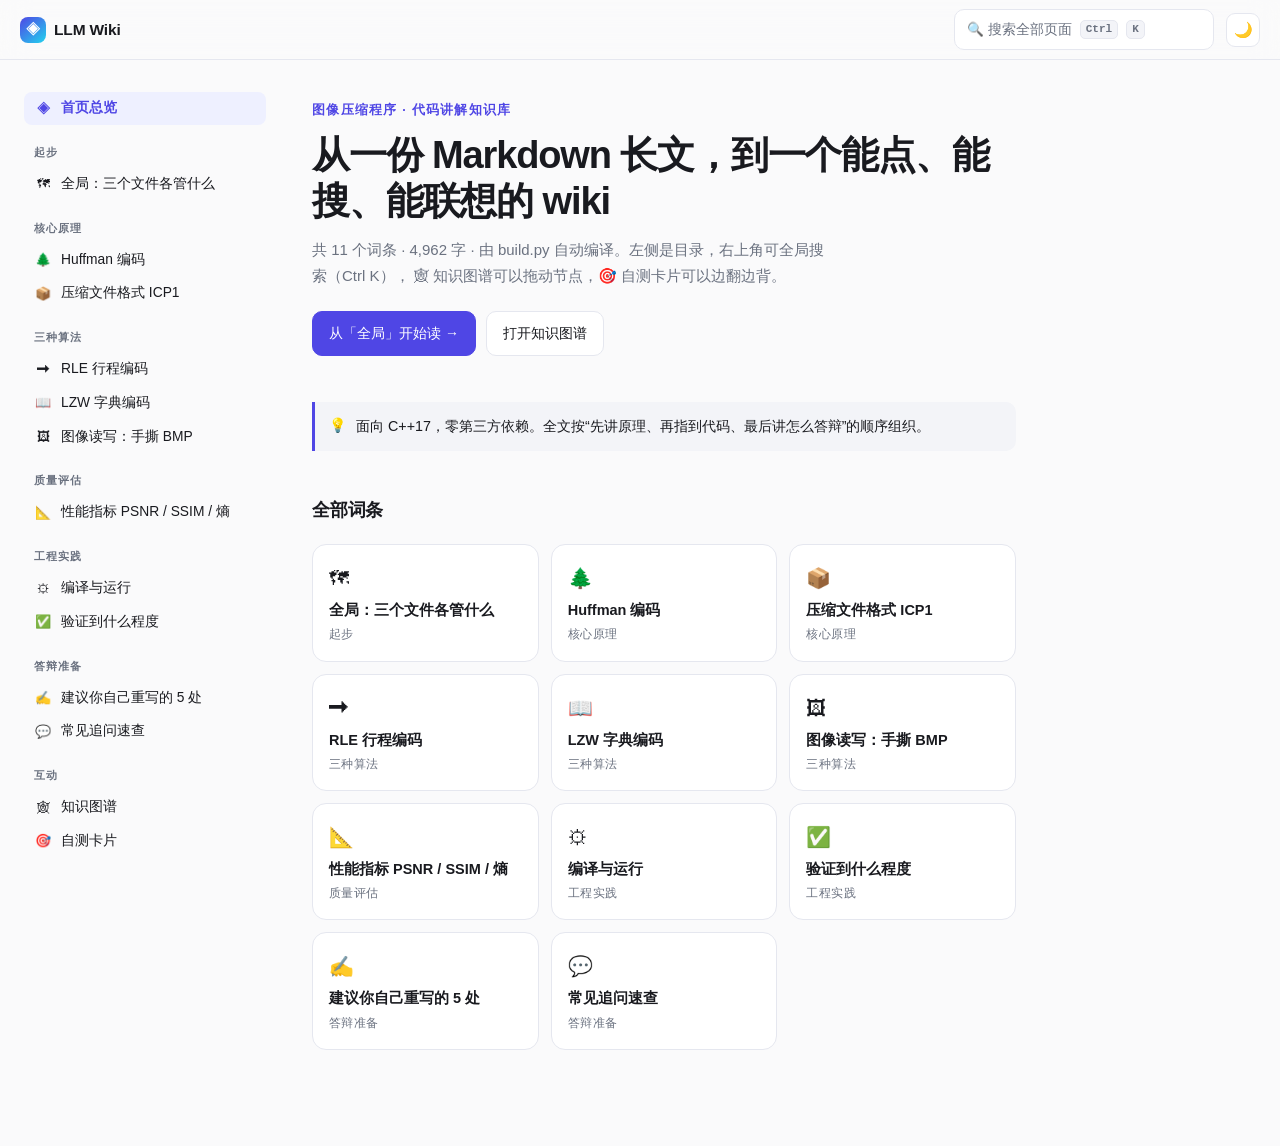
<file: docs/index.html>
<!DOCTYPE html>
<html lang="zh-CN" data-theme="light">
<head>
<meta charset="utf-8">
<meta name="viewport" content="width=device-width, initial-scale=1">
<title>首页总览 · LLM Wiki</title>
<meta name="description" content="图像压缩程序 · 代码讲解知识库">
<link rel="icon" href="data:image/svg+xml,%3Csvg xmlns='http://www.w3.org/2000/svg' viewBox='0 0 32 32'%3E%3Crect width='32' height='32' rx='8' fill='%234f46e5'/%3E%3Ctext x='16' y='23' font-size='17' text-anchor='middle' fill='white'%3E%23%3C/text%3E%3C/svg%3E">
<link rel="stylesheet" href="assets/style.css">
<script>try{var q=new URLSearchParams(location.search).get('theme');var t=q||localStorage.getItem('llmwiki-theme');if(t)document.documentElement.dataset.theme=t;else if(matchMedia('(prefers-color-scheme: dark)').matches)document.documentElement.dataset.theme='dark';}catch(e){}</script>
</head>
<body>
<div class="progress"><i id="progressBar"></i></div>
<header class="topbar">
  <button class="icon-btn only-mobile" id="menuBtn" aria-label="打开菜单">☰</button>
  <a class="brand" href="index.html"><span class="logo">◈</span><span>LLM Wiki</span></a>
  <button class="search-trigger" id="searchTrigger"><span>🔍 搜索全部页面</span><kbd>Ctrl</kbd><kbd>K</kbd></button>
  <button class="icon-btn" id="themeBtn" aria-label="切换主题">🌙</button>
</header>
<div class="layout">
  <aside class="sidebar" id="sidebar"><nav class="nav"><a class="navlink active" href="index.html"><span class="ni">◈</span>首页总览</a><div class="navgroup"><h5>起步</h5><a class="navlink" href="global.html"><span class="ni">🗺</span>全局：三个文件各管什么</a></div><div class="navgroup"><h5>核心原理</h5><a class="navlink" href="huffman.html"><span class="ni">🌲</span>Huffman 编码</a><a class="navlink" href="format.html"><span class="ni">📦</span>压缩文件格式 ICP1</a></div><div class="navgroup"><h5>三种算法</h5><a class="navlink" href="rle.html"><span class="ni">➡</span>RLE 行程编码</a><a class="navlink" href="lzw.html"><span class="ni">📖</span>LZW 字典编码</a><a class="navlink" href="bmp.html"><span class="ni">🖼</span>图像读写：手撕 BMP</a></div><div class="navgroup"><h5>质量评估</h5><a class="navlink" href="metrics.html"><span class="ni">📐</span>性能指标 PSNR / SSIM / 熵</a></div><div class="navgroup"><h5>工程实践</h5><a class="navlink" href="build.html"><span class="ni">⚙</span>编译与运行</a><a class="navlink" href="evidence.html"><span class="ni">✅</span>验证到什么程度</a></div><div class="navgroup"><h5>答辩准备</h5><a class="navlink" href="rewrite.html"><span class="ni">✍</span>建议你自己重写的 5 处</a><a class="navlink" href="faq.html"><span class="ni">💬</span>常见追问速查</a></div><div class="navgroup"><h5>互动</h5><a class="navlink " href="graph.html"><span class="ni">🕸</span>知识图谱</a><a class="navlink " href="quiz.html"><span class="ni">🎯</span>自测卡片</a></div></nav></aside>
  <main class="content"><article><div class="hero">
  <div class="kicker">图像压缩程序 · 代码讲解知识库</div>
  <h1>从一份 Markdown 长文，到一个能点、能搜、能联想的 wiki</h1>
  <p class="lede">共 11 个词条 · 4,962 字 · 由 build.py 自动编译。左侧是目录，右上角可全局搜索（Ctrl K），
  🕸 知识图谱可以拖动节点，🎯 自测卡片可以边翻边背。</p>
  <div class="herobtns"><a class="btn primary" href="global.html">从「全局」开始读 →</a><a class="btn" href="graph.html">打开知识图谱</a></div>
</div>
<div class="quote"><div class="callout"><span class="ci">💡</span><p>面向 C++17，零第三方依赖。全文按“先讲原理、再指到代码、最后讲怎么答辩”的顺序组织。</p></div></div>
<h2 class="sec">全部词条</h2>
<div class="cards"><a class="card" href="global.html"><span class="ci">🗺</span><b>全局：三个文件各管什么</b><small>起步</small></a><a class="card" href="huffman.html"><span class="ci">🌲</span><b>Huffman 编码</b><small>核心原理</small></a><a class="card" href="format.html"><span class="ci">📦</span><b>压缩文件格式 ICP1</b><small>核心原理</small></a><a class="card" href="rle.html"><span class="ci">➡</span><b>RLE 行程编码</b><small>三种算法</small></a><a class="card" href="lzw.html"><span class="ci">📖</span><b>LZW 字典编码</b><small>三种算法</small></a><a class="card" href="bmp.html"><span class="ci">🖼</span><b>图像读写：手撕 BMP</b><small>三种算法</small></a><a class="card" href="metrics.html"><span class="ci">📐</span><b>性能指标 PSNR / SSIM / 熵</b><small>质量评估</small></a><a class="card" href="build.html"><span class="ci">⚙</span><b>编译与运行</b><small>工程实践</small></a><a class="card" href="evidence.html"><span class="ci">✅</span><b>验证到什么程度</b><small>工程实践</small></a><a class="card" href="rewrite.html"><span class="ci">✍</span><b>建议你自己重写的 5 处</b><small>答辩准备</small></a><a class="card" href="faq.html"><span class="ci">💬</span><b>常见追问速查</b><small>答辩准备</small></a></div></article></main>
  <aside class="toc"></aside>
</div>
<div class="scrim" id="scrim"></div>
<div class="palette" id="palette" hidden>
  <div class="pbox">
    <input id="searchInput" type="text" placeholder="输入关键词，↑↓ 选择，Enter 打开…" autocomplete="off">
    <div class="presults" id="searchResults"></div>
    <div class="pfoot"><span><kbd>Esc</kbd> 关闭</span><span><kbd>↑</kbd><kbd>↓</kbd> 移动</span><span><kbd>Enter</kbd> 打开</span></div>
  </div>
</div>
<script src="assets/app.js"></script>
</body>
</html>
</file>
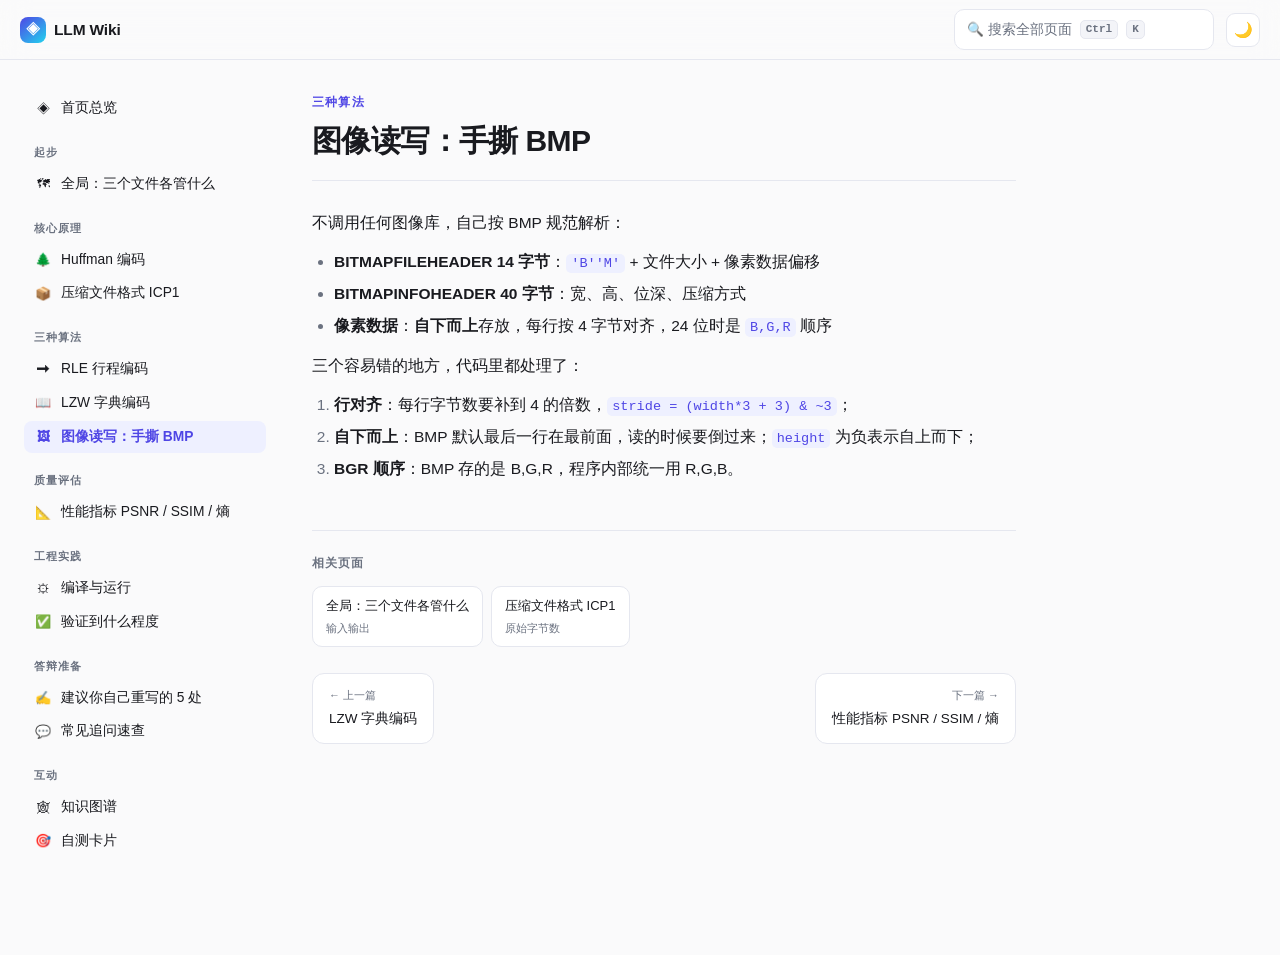
<file: docs/bmp.html>
<!DOCTYPE html>
<html lang="zh-CN" data-theme="light">
<head>
<meta charset="utf-8">
<meta name="viewport" content="width=device-width, initial-scale=1">
<title>图像读写：手撕 BMP · LLM Wiki</title>
<meta name="description" content="图像压缩程序 · 代码讲解知识库">
<link rel="icon" href="data:image/svg+xml,%3Csvg xmlns='http://www.w3.org/2000/svg' viewBox='0 0 32 32'%3E%3Crect width='32' height='32' rx='8' fill='%234f46e5'/%3E%3Ctext x='16' y='23' font-size='17' text-anchor='middle' fill='white'%3E%23%3C/text%3E%3C/svg%3E">
<link rel="stylesheet" href="assets/style.css">
<script>try{var q=new URLSearchParams(location.search).get('theme');var t=q||localStorage.getItem('llmwiki-theme');if(t)document.documentElement.dataset.theme=t;else if(matchMedia('(prefers-color-scheme: dark)').matches)document.documentElement.dataset.theme='dark';}catch(e){}</script>
</head>
<body>
<div class="progress"><i id="progressBar"></i></div>
<header class="topbar">
  <button class="icon-btn only-mobile" id="menuBtn" aria-label="打开菜单">☰</button>
  <a class="brand" href="index.html"><span class="logo">◈</span><span>LLM Wiki</span></a>
  <button class="search-trigger" id="searchTrigger"><span>🔍 搜索全部页面</span><kbd>Ctrl</kbd><kbd>K</kbd></button>
  <button class="icon-btn" id="themeBtn" aria-label="切换主题">🌙</button>
</header>
<div class="layout">
  <aside class="sidebar" id="sidebar"><nav class="nav"><a class="navlink " href="index.html"><span class="ni">◈</span>首页总览</a><div class="navgroup"><h5>起步</h5><a class="navlink" href="global.html"><span class="ni">🗺</span>全局：三个文件各管什么</a></div><div class="navgroup"><h5>核心原理</h5><a class="navlink" href="huffman.html"><span class="ni">🌲</span>Huffman 编码</a><a class="navlink" href="format.html"><span class="ni">📦</span>压缩文件格式 ICP1</a></div><div class="navgroup"><h5>三种算法</h5><a class="navlink" href="rle.html"><span class="ni">➡</span>RLE 行程编码</a><a class="navlink" href="lzw.html"><span class="ni">📖</span>LZW 字典编码</a><a class="navlink active" href="bmp.html"><span class="ni">🖼</span>图像读写：手撕 BMP</a></div><div class="navgroup"><h5>质量评估</h5><a class="navlink" href="metrics.html"><span class="ni">📐</span>性能指标 PSNR / SSIM / 熵</a></div><div class="navgroup"><h5>工程实践</h5><a class="navlink" href="build.html"><span class="ni">⚙</span>编译与运行</a><a class="navlink" href="evidence.html"><span class="ni">✅</span>验证到什么程度</a></div><div class="navgroup"><h5>答辩准备</h5><a class="navlink" href="rewrite.html"><span class="ni">✍</span>建议你自己重写的 5 处</a><a class="navlink" href="faq.html"><span class="ni">💬</span>常见追问速查</a></div><div class="navgroup"><h5>互动</h5><a class="navlink " href="graph.html"><span class="ni">🕸</span>知识图谱</a><a class="navlink " href="quiz.html"><span class="ni">🎯</span>自测卡片</a></div></nav></aside>
  <main class="content"><article><div class="pagehead"><div class="kicker">三种算法</div><h1>图像读写：手撕 BMP</h1></div><p>不调用任何图像库，自己按 BMP 规范解析：</p><ul><li><strong>BITMAPFILEHEADER 14 字节</strong>：<code>'B''M'</code> + 文件大小 + 像素数据偏移</li><li><strong>BITMAPINFOHEADER 40 字节</strong>：宽、高、位深、压缩方式</li><li><strong>像素数据</strong>：<strong>自下而上</strong>存放，每行按 4 字节对齐，24 位时是 <code>B,G,R</code> 顺序</li></ul><p>三个容易错的地方，代码里都处理了：</p><ol><li><strong>行对齐</strong>：每行字节数要补到 4 的倍数，<code>stride = (width*3 + 3) &amp; ~3</code>；</li><li><strong>自下而上</strong>：BMP 默认最后一行在最前面，读的时候要倒过来；<code>height</code> 为负表示自上而下；</li><li><strong>BGR 顺序</strong>：BMP 存的是 B,G,R，程序内部统一用 R,G,B。</li></ol></article><section class="related"><h4>相关页面</h4><div class="chips"><a class="chip" href="global.html">全局：三个文件各管什么<em>输入输出</em></a><a class="chip" href="format.html">压缩文件格式 ICP1<em>原始字节数</em></a></div></section><nav class="pager"><a class="pg prev" href="lzw.html"><small>← 上一篇</small>LZW 字典编码</a><a class="pg next" href="metrics.html"><small>下一篇 →</small>性能指标 PSNR / SSIM / 熵</a></nav></main>
  <aside class="toc"></aside>
</div>
<div class="scrim" id="scrim"></div>
<div class="palette" id="palette" hidden>
  <div class="pbox">
    <input id="searchInput" type="text" placeholder="输入关键词，↑↓ 选择，Enter 打开…" autocomplete="off">
    <div class="presults" id="searchResults"></div>
    <div class="pfoot"><span><kbd>Esc</kbd> 关闭</span><span><kbd>↑</kbd><kbd>↓</kbd> 移动</span><span><kbd>Enter</kbd> 打开</span></div>
  </div>
</div>
<script src="assets/app.js"></script>
</body>
</html>
</file>
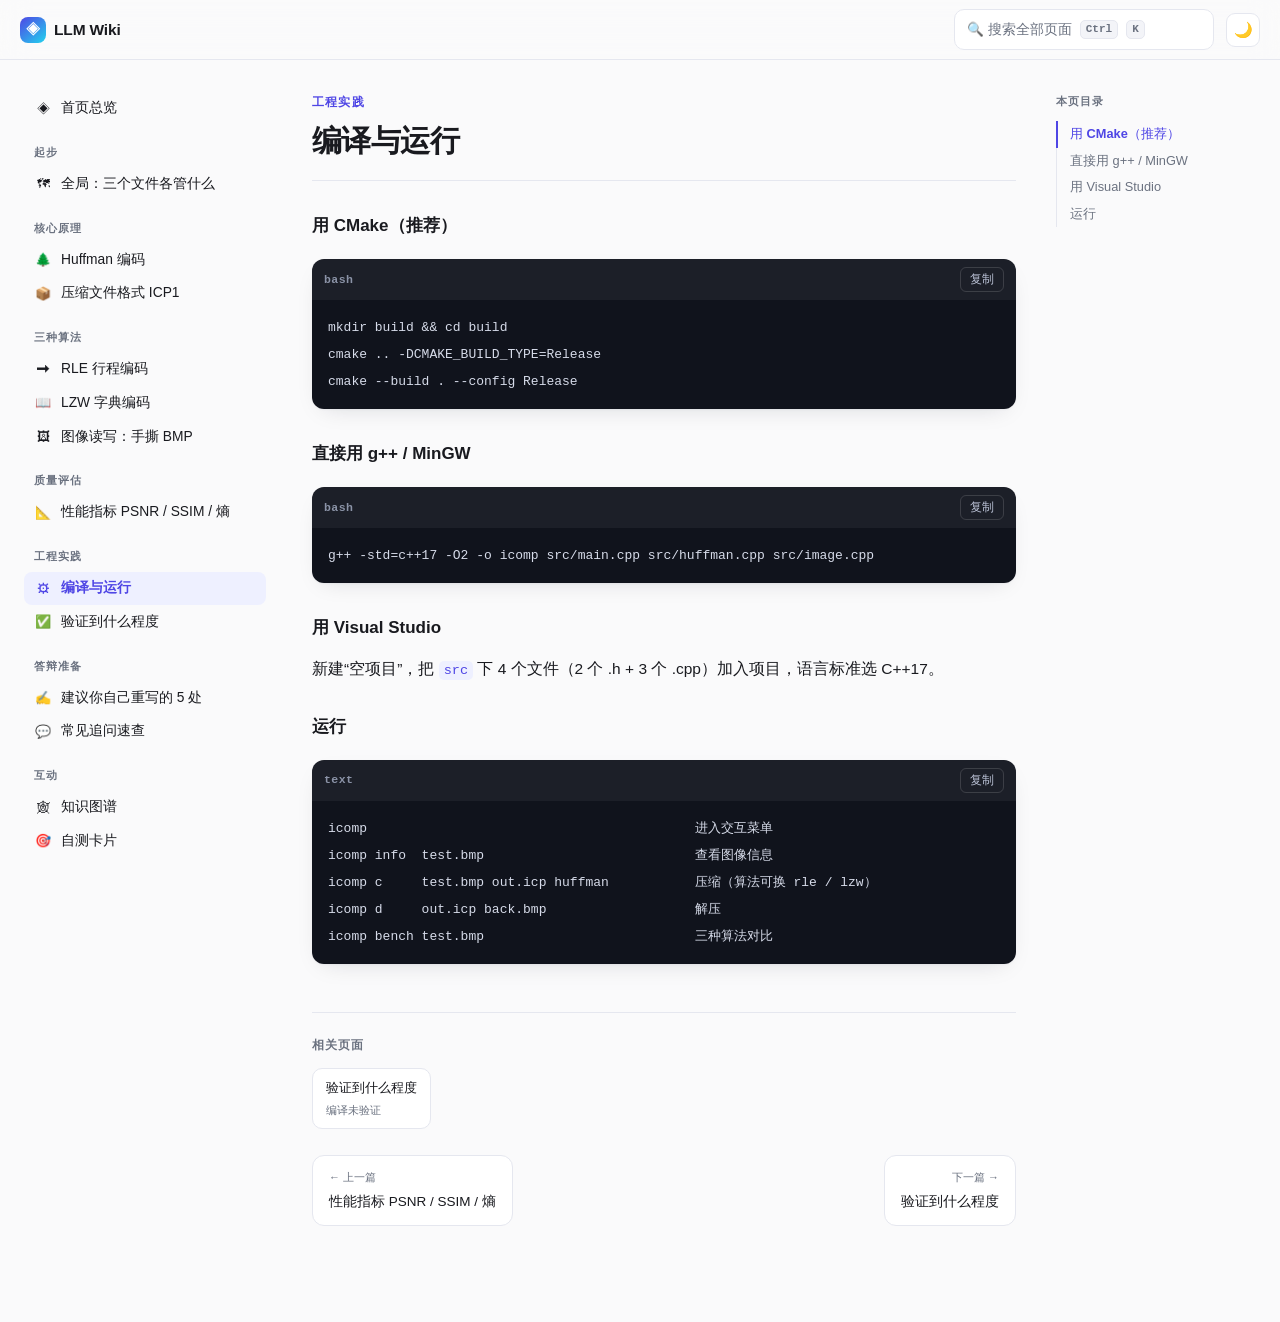
<file: docs/build.html>
<!DOCTYPE html>
<html lang="zh-CN" data-theme="light">
<head>
<meta charset="utf-8">
<meta name="viewport" content="width=device-width, initial-scale=1">
<title>编译与运行 · LLM Wiki</title>
<meta name="description" content="图像压缩程序 · 代码讲解知识库">
<link rel="icon" href="data:image/svg+xml,%3Csvg xmlns='http://www.w3.org/2000/svg' viewBox='0 0 32 32'%3E%3Crect width='32' height='32' rx='8' fill='%234f46e5'/%3E%3Ctext x='16' y='23' font-size='17' text-anchor='middle' fill='white'%3E%23%3C/text%3E%3C/svg%3E">
<link rel="stylesheet" href="assets/style.css">
<script>try{var q=new URLSearchParams(location.search).get('theme');var t=q||localStorage.getItem('llmwiki-theme');if(t)document.documentElement.dataset.theme=t;else if(matchMedia('(prefers-color-scheme: dark)').matches)document.documentElement.dataset.theme='dark';}catch(e){}</script>
</head>
<body>
<div class="progress"><i id="progressBar"></i></div>
<header class="topbar">
  <button class="icon-btn only-mobile" id="menuBtn" aria-label="打开菜单">☰</button>
  <a class="brand" href="index.html"><span class="logo">◈</span><span>LLM Wiki</span></a>
  <button class="search-trigger" id="searchTrigger"><span>🔍 搜索全部页面</span><kbd>Ctrl</kbd><kbd>K</kbd></button>
  <button class="icon-btn" id="themeBtn" aria-label="切换主题">🌙</button>
</header>
<div class="layout">
  <aside class="sidebar" id="sidebar"><nav class="nav"><a class="navlink " href="index.html"><span class="ni">◈</span>首页总览</a><div class="navgroup"><h5>起步</h5><a class="navlink" href="global.html"><span class="ni">🗺</span>全局：三个文件各管什么</a></div><div class="navgroup"><h5>核心原理</h5><a class="navlink" href="huffman.html"><span class="ni">🌲</span>Huffman 编码</a><a class="navlink" href="format.html"><span class="ni">📦</span>压缩文件格式 ICP1</a></div><div class="navgroup"><h5>三种算法</h5><a class="navlink" href="rle.html"><span class="ni">➡</span>RLE 行程编码</a><a class="navlink" href="lzw.html"><span class="ni">📖</span>LZW 字典编码</a><a class="navlink" href="bmp.html"><span class="ni">🖼</span>图像读写：手撕 BMP</a></div><div class="navgroup"><h5>质量评估</h5><a class="navlink" href="metrics.html"><span class="ni">📐</span>性能指标 PSNR / SSIM / 熵</a></div><div class="navgroup"><h5>工程实践</h5><a class="navlink active" href="build.html"><span class="ni">⚙</span>编译与运行</a><a class="navlink" href="evidence.html"><span class="ni">✅</span>验证到什么程度</a></div><div class="navgroup"><h5>答辩准备</h5><a class="navlink" href="rewrite.html"><span class="ni">✍</span>建议你自己重写的 5 处</a><a class="navlink" href="faq.html"><span class="ni">💬</span>常见追问速查</a></div><div class="navgroup"><h5>互动</h5><a class="navlink " href="graph.html"><span class="ni">🕸</span>知识图谱</a><a class="navlink " href="quiz.html"><span class="ni">🎯</span>自测卡片</a></div></nav></aside>
  <main class="content"><article><div class="pagehead"><div class="kicker">工程实践</div><h1>编译与运行</h1></div><h3 id="h1">用 CMake（推荐）</h3><div class="codeblock"><div class="codebar"><span>bash</span><button class="copy" type="button">复制</button></div><pre><code class="lang-bash">mkdir build &amp;&amp; cd build
cmake .. -DCMAKE_BUILD_TYPE=Release
cmake --build . --config Release</code></pre></div><h3 id="h2">直接用 g++ / MinGW</h3><div class="codeblock"><div class="codebar"><span>bash</span><button class="copy" type="button">复制</button></div><pre><code class="lang-bash">g++ -std=c++17 -O2 -o icomp src/main.cpp src/huffman.cpp src/image.cpp</code></pre></div><h3 id="h3">用 Visual Studio</h3><p>新建“空项目”，把 <code>src</code> 下 4 个文件（2 个 .h + 3 个 .cpp）加入项目，语言标准选 C++17。</p><h3 id="h4">运行</h3><div class="codeblock"><div class="codebar"><span>text</span><button class="copy" type="button">复制</button></div><pre><code class="lang-text">icomp                                          进入交互菜单
icomp info  test.bmp                           查看图像信息
icomp c     test.bmp out.icp huffman           压缩（算法可换 rle / lzw）
icomp d     out.icp back.bmp                   解压
icomp bench test.bmp                           三种算法对比</code></pre></div></article><section class="related"><h4>相关页面</h4><div class="chips"><a class="chip" href="evidence.html">验证到什么程度<em>编译未验证</em></a></div></section><nav class="pager"><a class="pg prev" href="metrics.html"><small>← 上一篇</small>性能指标 PSNR / SSIM / 熵</a><a class="pg next" href="evidence.html"><small>下一篇 →</small>验证到什么程度</a></nav></main>
  <aside class="toc"><h4>本页目录</h4><ul><li><a href="#h1">用 CMake（推荐）</a></li><li><a href="#h2">直接用 g++ / MinGW</a></li><li><a href="#h3">用 Visual Studio</a></li><li><a href="#h4">运行</a></li></ul></aside>
</div>
<div class="scrim" id="scrim"></div>
<div class="palette" id="palette" hidden>
  <div class="pbox">
    <input id="searchInput" type="text" placeholder="输入关键词，↑↓ 选择，Enter 打开…" autocomplete="off">
    <div class="presults" id="searchResults"></div>
    <div class="pfoot"><span><kbd>Esc</kbd> 关闭</span><span><kbd>↑</kbd><kbd>↓</kbd> 移动</span><span><kbd>Enter</kbd> 打开</span></div>
  </div>
</div>
<script src="assets/app.js"></script>
</body>
</html>
</file>
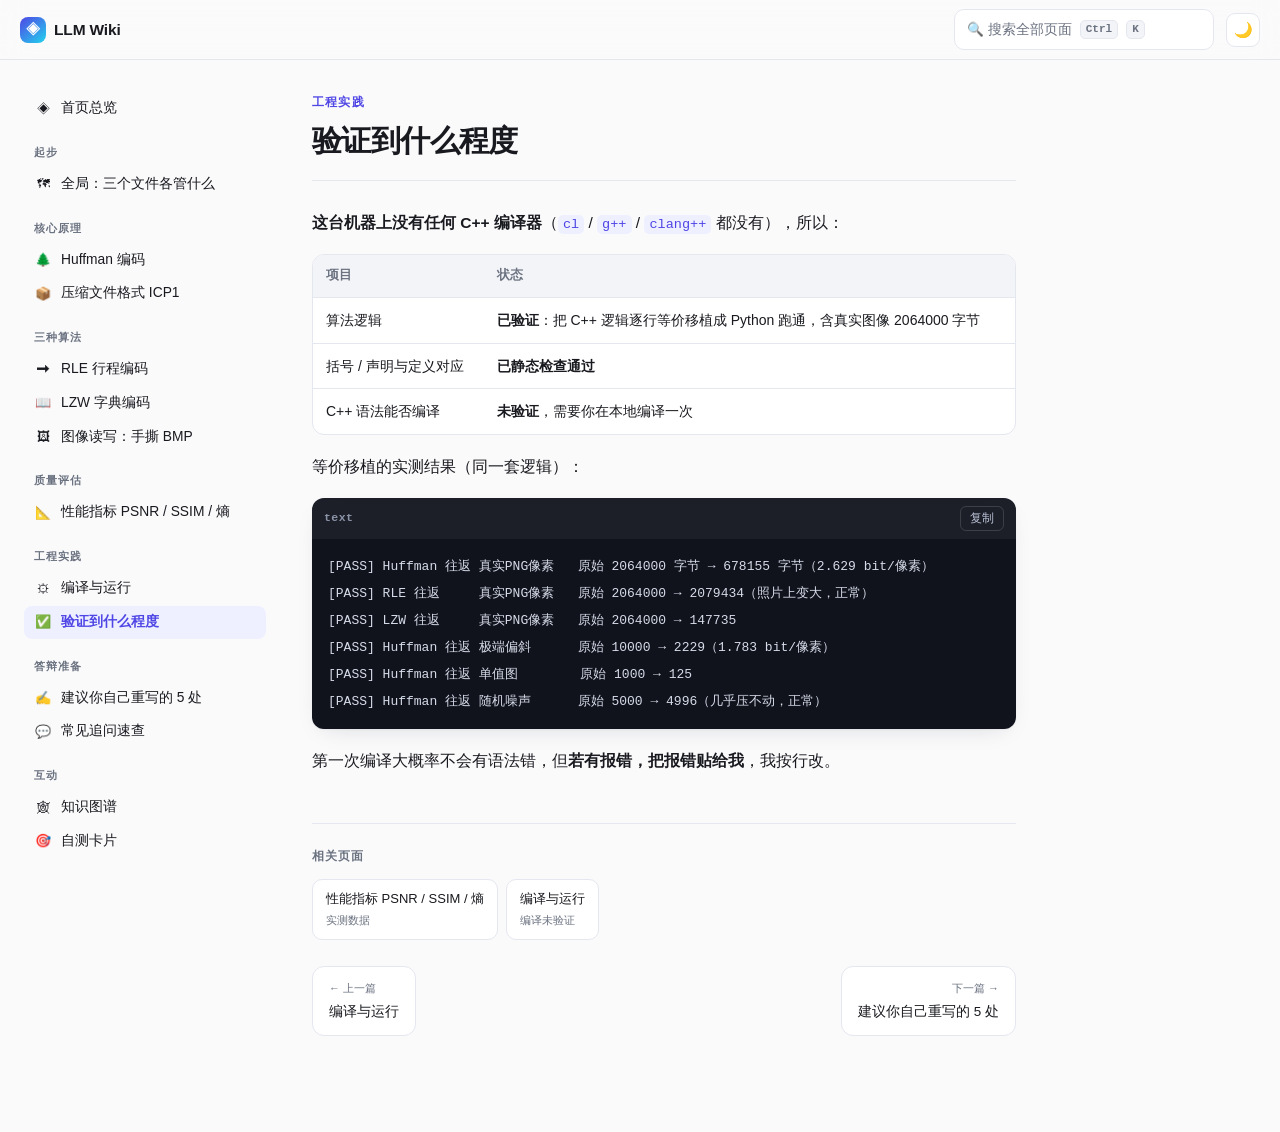
<file: docs/evidence.html>
<!DOCTYPE html>
<html lang="zh-CN" data-theme="light">
<head>
<meta charset="utf-8">
<meta name="viewport" content="width=device-width, initial-scale=1">
<title>验证到什么程度 · LLM Wiki</title>
<meta name="description" content="图像压缩程序 · 代码讲解知识库">
<link rel="icon" href="data:image/svg+xml,%3Csvg xmlns='http://www.w3.org/2000/svg' viewBox='0 0 32 32'%3E%3Crect width='32' height='32' rx='8' fill='%234f46e5'/%3E%3Ctext x='16' y='23' font-size='17' text-anchor='middle' fill='white'%3E%23%3C/text%3E%3C/svg%3E">
<link rel="stylesheet" href="assets/style.css">
<script>try{var q=new URLSearchParams(location.search).get('theme');var t=q||localStorage.getItem('llmwiki-theme');if(t)document.documentElement.dataset.theme=t;else if(matchMedia('(prefers-color-scheme: dark)').matches)document.documentElement.dataset.theme='dark';}catch(e){}</script>
</head>
<body>
<div class="progress"><i id="progressBar"></i></div>
<header class="topbar">
  <button class="icon-btn only-mobile" id="menuBtn" aria-label="打开菜单">☰</button>
  <a class="brand" href="index.html"><span class="logo">◈</span><span>LLM Wiki</span></a>
  <button class="search-trigger" id="searchTrigger"><span>🔍 搜索全部页面</span><kbd>Ctrl</kbd><kbd>K</kbd></button>
  <button class="icon-btn" id="themeBtn" aria-label="切换主题">🌙</button>
</header>
<div class="layout">
  <aside class="sidebar" id="sidebar"><nav class="nav"><a class="navlink " href="index.html"><span class="ni">◈</span>首页总览</a><div class="navgroup"><h5>起步</h5><a class="navlink" href="global.html"><span class="ni">🗺</span>全局：三个文件各管什么</a></div><div class="navgroup"><h5>核心原理</h5><a class="navlink" href="huffman.html"><span class="ni">🌲</span>Huffman 编码</a><a class="navlink" href="format.html"><span class="ni">📦</span>压缩文件格式 ICP1</a></div><div class="navgroup"><h5>三种算法</h5><a class="navlink" href="rle.html"><span class="ni">➡</span>RLE 行程编码</a><a class="navlink" href="lzw.html"><span class="ni">📖</span>LZW 字典编码</a><a class="navlink" href="bmp.html"><span class="ni">🖼</span>图像读写：手撕 BMP</a></div><div class="navgroup"><h5>质量评估</h5><a class="navlink" href="metrics.html"><span class="ni">📐</span>性能指标 PSNR / SSIM / 熵</a></div><div class="navgroup"><h5>工程实践</h5><a class="navlink" href="build.html"><span class="ni">⚙</span>编译与运行</a><a class="navlink active" href="evidence.html"><span class="ni">✅</span>验证到什么程度</a></div><div class="navgroup"><h5>答辩准备</h5><a class="navlink" href="rewrite.html"><span class="ni">✍</span>建议你自己重写的 5 处</a><a class="navlink" href="faq.html"><span class="ni">💬</span>常见追问速查</a></div><div class="navgroup"><h5>互动</h5><a class="navlink " href="graph.html"><span class="ni">🕸</span>知识图谱</a><a class="navlink " href="quiz.html"><span class="ni">🎯</span>自测卡片</a></div></nav></aside>
  <main class="content"><article><div class="pagehead"><div class="kicker">工程实践</div><h1>验证到什么程度</h1></div><p><strong>这台机器上没有任何 C++ 编译器</strong>（<code>cl</code> / <code>g++</code> / <code>clang++</code> 都没有），所以：</p><div class="tablewrap"><table><thead><tr><th>项目</th><th>状态</th></tr></thead><tbody><tr><td>算法逻辑</td><td><strong>已验证</strong>：把 C++ 逻辑逐行等价移植成 Python 跑通，含真实图像 2064000 字节</td></tr><tr><td>括号 / 声明与定义对应</td><td><strong>已静态检查通过</strong></td></tr><tr><td>C++ 语法能否编译</td><td><strong>未验证</strong>，需要你在本地编译一次</td></tr></tbody></table></div><p>等价移植的实测结果（同一套逻辑）：</p><div class="codeblock"><div class="codebar"><span>text</span><button class="copy" type="button">复制</button></div><pre><code class="lang-text">[PASS] Huffman 往返 真实PNG像素   原始 2064000 字节 → 678155 字节（2.629 bit/像素）
[PASS] RLE 往返     真实PNG像素   原始 2064000 → 2079434（照片上变大，正常）
[PASS] LZW 往返     真实PNG像素   原始 2064000 → 147735
[PASS] Huffman 往返 极端偏斜      原始 10000 → 2229（1.783 bit/像素）
[PASS] Huffman 往返 单值图        原始 1000 → 125
[PASS] Huffman 往返 随机噪声      原始 5000 → 4996（几乎压不动，正常）</code></pre></div><p>第一次编译大概率不会有语法错，但<strong>若有报错，把报错贴给我</strong>，我按行改。</p></article><section class="related"><h4>相关页面</h4><div class="chips"><a class="chip" href="metrics.html">性能指标 PSNR / SSIM / 熵<em>实测数据</em></a><a class="chip" href="build.html">编译与运行<em>编译未验证</em></a></div></section><nav class="pager"><a class="pg prev" href="build.html"><small>← 上一篇</small>编译与运行</a><a class="pg next" href="rewrite.html"><small>下一篇 →</small>建议你自己重写的 5 处</a></nav></main>
  <aside class="toc"></aside>
</div>
<div class="scrim" id="scrim"></div>
<div class="palette" id="palette" hidden>
  <div class="pbox">
    <input id="searchInput" type="text" placeholder="输入关键词，↑↓ 选择，Enter 打开…" autocomplete="off">
    <div class="presults" id="searchResults"></div>
    <div class="pfoot"><span><kbd>Esc</kbd> 关闭</span><span><kbd>↑</kbd><kbd>↓</kbd> 移动</span><span><kbd>Enter</kbd> 打开</span></div>
  </div>
</div>
<script src="assets/app.js"></script>
</body>
</html>
</file>
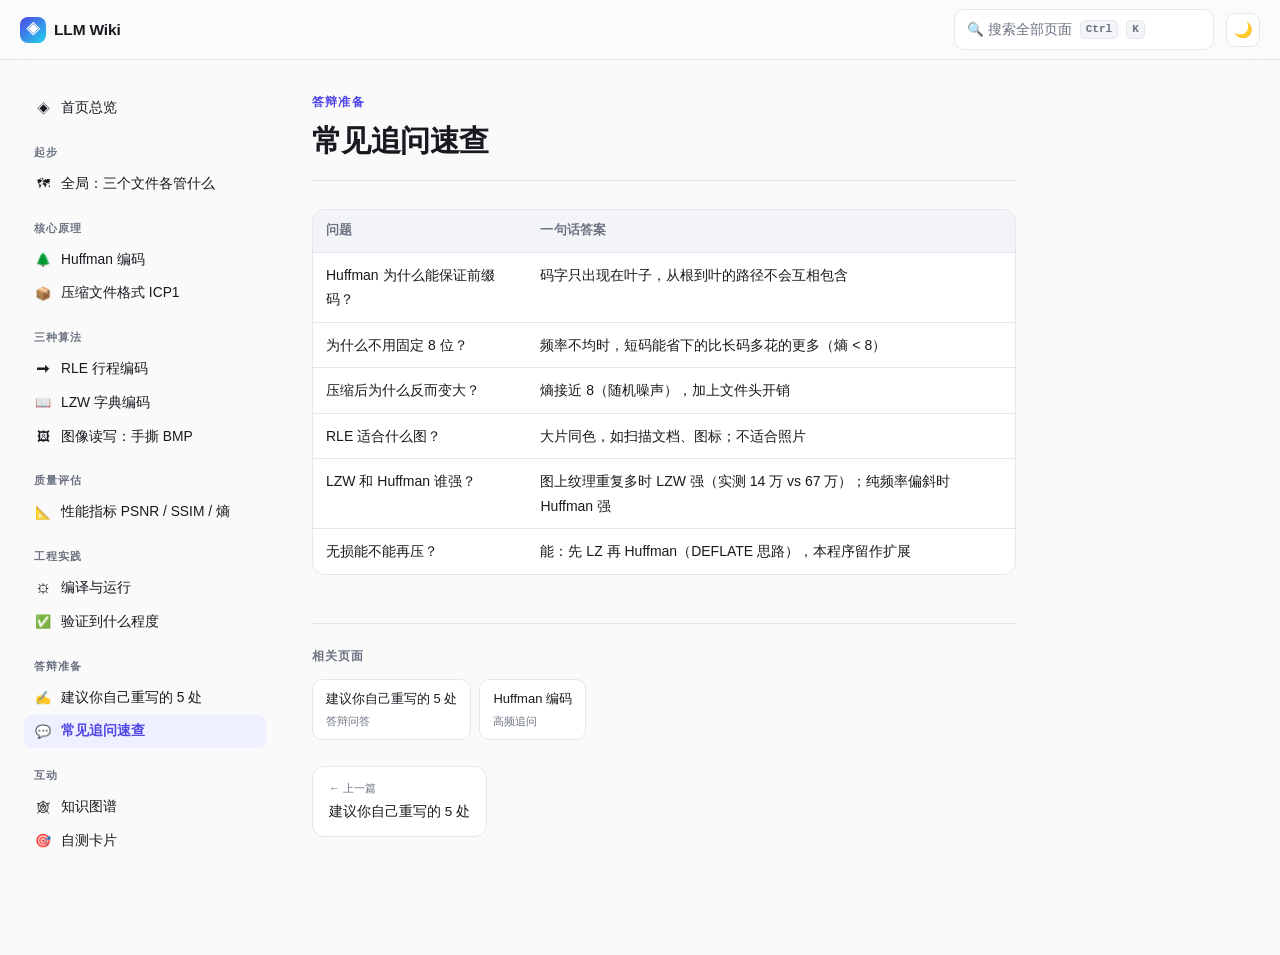
<file: docs/faq.html>
<!DOCTYPE html>
<html lang="zh-CN" data-theme="light">
<head>
<meta charset="utf-8">
<meta name="viewport" content="width=device-width, initial-scale=1">
<title>常见追问速查 · LLM Wiki</title>
<meta name="description" content="图像压缩程序 · 代码讲解知识库">
<link rel="icon" href="data:image/svg+xml,%3Csvg xmlns='http://www.w3.org/2000/svg' viewBox='0 0 32 32'%3E%3Crect width='32' height='32' rx='8' fill='%234f46e5'/%3E%3Ctext x='16' y='23' font-size='17' text-anchor='middle' fill='white'%3E%23%3C/text%3E%3C/svg%3E">
<link rel="stylesheet" href="assets/style.css">
<script>try{var q=new URLSearchParams(location.search).get('theme');var t=q||localStorage.getItem('llmwiki-theme');if(t)document.documentElement.dataset.theme=t;else if(matchMedia('(prefers-color-scheme: dark)').matches)document.documentElement.dataset.theme='dark';}catch(e){}</script>
</head>
<body>
<div class="progress"><i id="progressBar"></i></div>
<header class="topbar">
  <button class="icon-btn only-mobile" id="menuBtn" aria-label="打开菜单">☰</button>
  <a class="brand" href="index.html"><span class="logo">◈</span><span>LLM Wiki</span></a>
  <button class="search-trigger" id="searchTrigger"><span>🔍 搜索全部页面</span><kbd>Ctrl</kbd><kbd>K</kbd></button>
  <button class="icon-btn" id="themeBtn" aria-label="切换主题">🌙</button>
</header>
<div class="layout">
  <aside class="sidebar" id="sidebar"><nav class="nav"><a class="navlink " href="index.html"><span class="ni">◈</span>首页总览</a><div class="navgroup"><h5>起步</h5><a class="navlink" href="global.html"><span class="ni">🗺</span>全局：三个文件各管什么</a></div><div class="navgroup"><h5>核心原理</h5><a class="navlink" href="huffman.html"><span class="ni">🌲</span>Huffman 编码</a><a class="navlink" href="format.html"><span class="ni">📦</span>压缩文件格式 ICP1</a></div><div class="navgroup"><h5>三种算法</h5><a class="navlink" href="rle.html"><span class="ni">➡</span>RLE 行程编码</a><a class="navlink" href="lzw.html"><span class="ni">📖</span>LZW 字典编码</a><a class="navlink" href="bmp.html"><span class="ni">🖼</span>图像读写：手撕 BMP</a></div><div class="navgroup"><h5>质量评估</h5><a class="navlink" href="metrics.html"><span class="ni">📐</span>性能指标 PSNR / SSIM / 熵</a></div><div class="navgroup"><h5>工程实践</h5><a class="navlink" href="build.html"><span class="ni">⚙</span>编译与运行</a><a class="navlink" href="evidence.html"><span class="ni">✅</span>验证到什么程度</a></div><div class="navgroup"><h5>答辩准备</h5><a class="navlink" href="rewrite.html"><span class="ni">✍</span>建议你自己重写的 5 处</a><a class="navlink active" href="faq.html"><span class="ni">💬</span>常见追问速查</a></div><div class="navgroup"><h5>互动</h5><a class="navlink " href="graph.html"><span class="ni">🕸</span>知识图谱</a><a class="navlink " href="quiz.html"><span class="ni">🎯</span>自测卡片</a></div></nav></aside>
  <main class="content"><article><div class="pagehead"><div class="kicker">答辩准备</div><h1>常见追问速查</h1></div><div class="tablewrap"><table><thead><tr><th>问题</th><th>一句话答案</th></tr></thead><tbody><tr><td>Huffman 为什么能保证前缀码？</td><td>码字只出现在叶子，从根到叶的路径不会互相包含</td></tr><tr><td>为什么不用固定 8 位？</td><td>频率不均时，短码能省下的比长码多花的更多（熵 &lt; 8）</td></tr><tr><td>压缩后为什么反而变大？</td><td>熵接近 8（随机噪声），加上文件头开销</td></tr><tr><td>RLE 适合什么图？</td><td>大片同色，如扫描文档、图标；不适合照片</td></tr><tr><td>LZW 和 Huffman 谁强？</td><td>图上纹理重复多时 LZW 强（实测 14 万 vs 67 万）；纯频率偏斜时 Huffman 强</td></tr><tr><td>无损能不能再压？</td><td>能：先 LZ 再 Huffman（DEFLATE 思路），本程序留作扩展</td></tr></tbody></table></div></article><section class="related"><h4>相关页面</h4><div class="chips"><a class="chip" href="rewrite.html">建议你自己重写的 5 处<em>答辩问答</em></a><a class="chip" href="huffman.html">Huffman 编码<em>高频追问</em></a></div></section><nav class="pager"><a class="pg prev" href="rewrite.html"><small>← 上一篇</small>建议你自己重写的 5 处</a><span></span></nav></main>
  <aside class="toc"></aside>
</div>
<div class="scrim" id="scrim"></div>
<div class="palette" id="palette" hidden>
  <div class="pbox">
    <input id="searchInput" type="text" placeholder="输入关键词，↑↓ 选择，Enter 打开…" autocomplete="off">
    <div class="presults" id="searchResults"></div>
    <div class="pfoot"><span><kbd>Esc</kbd> 关闭</span><span><kbd>↑</kbd><kbd>↓</kbd> 移动</span><span><kbd>Enter</kbd> 打开</span></div>
  </div>
</div>
<script src="assets/app.js"></script>
</body>
</html>
</file>
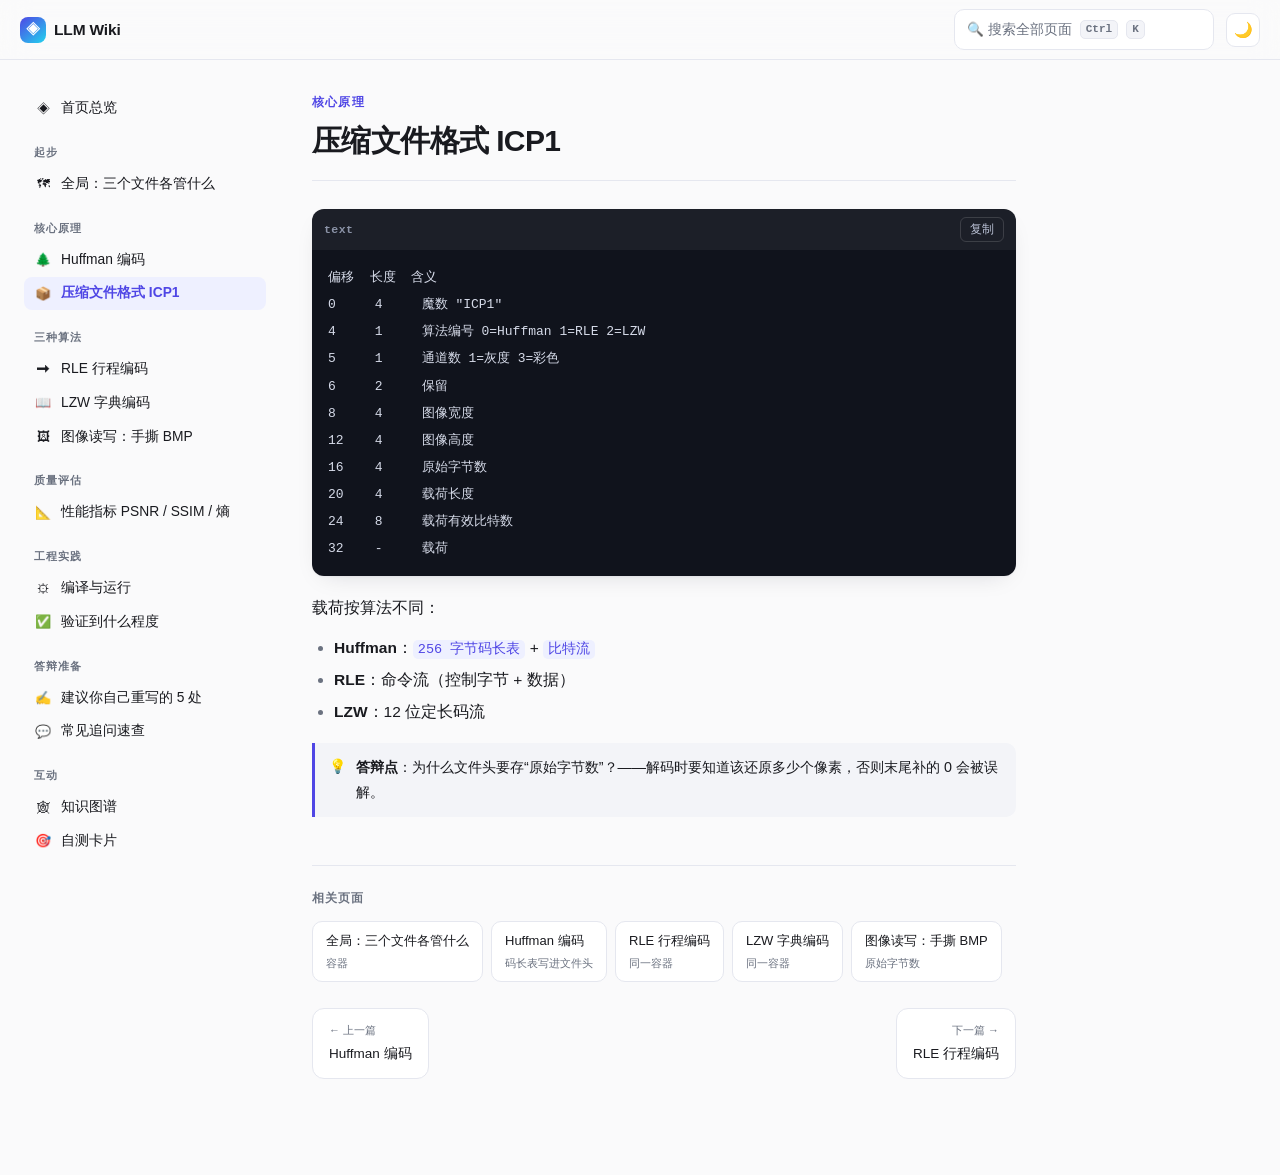
<file: docs/format.html>
<!DOCTYPE html>
<html lang="zh-CN" data-theme="light">
<head>
<meta charset="utf-8">
<meta name="viewport" content="width=device-width, initial-scale=1">
<title>压缩文件格式 ICP1 · LLM Wiki</title>
<meta name="description" content="图像压缩程序 · 代码讲解知识库">
<link rel="icon" href="data:image/svg+xml,%3Csvg xmlns='http://www.w3.org/2000/svg' viewBox='0 0 32 32'%3E%3Crect width='32' height='32' rx='8' fill='%234f46e5'/%3E%3Ctext x='16' y='23' font-size='17' text-anchor='middle' fill='white'%3E%23%3C/text%3E%3C/svg%3E">
<link rel="stylesheet" href="assets/style.css">
<script>try{var q=new URLSearchParams(location.search).get('theme');var t=q||localStorage.getItem('llmwiki-theme');if(t)document.documentElement.dataset.theme=t;else if(matchMedia('(prefers-color-scheme: dark)').matches)document.documentElement.dataset.theme='dark';}catch(e){}</script>
</head>
<body>
<div class="progress"><i id="progressBar"></i></div>
<header class="topbar">
  <button class="icon-btn only-mobile" id="menuBtn" aria-label="打开菜单">☰</button>
  <a class="brand" href="index.html"><span class="logo">◈</span><span>LLM Wiki</span></a>
  <button class="search-trigger" id="searchTrigger"><span>🔍 搜索全部页面</span><kbd>Ctrl</kbd><kbd>K</kbd></button>
  <button class="icon-btn" id="themeBtn" aria-label="切换主题">🌙</button>
</header>
<div class="layout">
  <aside class="sidebar" id="sidebar"><nav class="nav"><a class="navlink " href="index.html"><span class="ni">◈</span>首页总览</a><div class="navgroup"><h5>起步</h5><a class="navlink" href="global.html"><span class="ni">🗺</span>全局：三个文件各管什么</a></div><div class="navgroup"><h5>核心原理</h5><a class="navlink" href="huffman.html"><span class="ni">🌲</span>Huffman 编码</a><a class="navlink active" href="format.html"><span class="ni">📦</span>压缩文件格式 ICP1</a></div><div class="navgroup"><h5>三种算法</h5><a class="navlink" href="rle.html"><span class="ni">➡</span>RLE 行程编码</a><a class="navlink" href="lzw.html"><span class="ni">📖</span>LZW 字典编码</a><a class="navlink" href="bmp.html"><span class="ni">🖼</span>图像读写：手撕 BMP</a></div><div class="navgroup"><h5>质量评估</h5><a class="navlink" href="metrics.html"><span class="ni">📐</span>性能指标 PSNR / SSIM / 熵</a></div><div class="navgroup"><h5>工程实践</h5><a class="navlink" href="build.html"><span class="ni">⚙</span>编译与运行</a><a class="navlink" href="evidence.html"><span class="ni">✅</span>验证到什么程度</a></div><div class="navgroup"><h5>答辩准备</h5><a class="navlink" href="rewrite.html"><span class="ni">✍</span>建议你自己重写的 5 处</a><a class="navlink" href="faq.html"><span class="ni">💬</span>常见追问速查</a></div><div class="navgroup"><h5>互动</h5><a class="navlink " href="graph.html"><span class="ni">🕸</span>知识图谱</a><a class="navlink " href="quiz.html"><span class="ni">🎯</span>自测卡片</a></div></nav></aside>
  <main class="content"><article><div class="pagehead"><div class="kicker">核心原理</div><h1>压缩文件格式 ICP1</h1></div><div class="codeblock"><div class="codebar"><span>text</span><button class="copy" type="button">复制</button></div><pre><code class="lang-text">偏移  长度  含义
0     4     魔数 "ICP1"
4     1     算法编号 0=Huffman 1=RLE 2=LZW
5     1     通道数 1=灰度 3=彩色
6     2     保留
8     4     图像宽度
12    4     图像高度
16    4     原始字节数
20    4     载荷长度
24    8     载荷有效比特数
32    -     载荷</code></pre></div><p>载荷按算法不同：</p><ul><li><strong>Huffman</strong>：<code>256 字节码长表</code> + <code>比特流</code></li><li><strong>RLE</strong>：命令流（控制字节 + 数据）</li><li><strong>LZW</strong>：12 位定长码流</li></ul><div class="callout"><span class="ci">💡</span><p><strong>答辩点</strong>：为什么文件头要存“原始字节数”？——解码时要知道该还原多少个像素，否则末尾补的 0 会被误解。</p></div></article><section class="related"><h4>相关页面</h4><div class="chips"><a class="chip" href="global.html">全局：三个文件各管什么<em>容器</em></a><a class="chip" href="huffman.html">Huffman 编码<em>码长表写进文件头</em></a><a class="chip" href="rle.html">RLE 行程编码<em>同一容器</em></a><a class="chip" href="lzw.html">LZW 字典编码<em>同一容器</em></a><a class="chip" href="bmp.html">图像读写：手撕 BMP<em>原始字节数</em></a></div></section><nav class="pager"><a class="pg prev" href="huffman.html"><small>← 上一篇</small>Huffman 编码</a><a class="pg next" href="rle.html"><small>下一篇 →</small>RLE 行程编码</a></nav></main>
  <aside class="toc"></aside>
</div>
<div class="scrim" id="scrim"></div>
<div class="palette" id="palette" hidden>
  <div class="pbox">
    <input id="searchInput" type="text" placeholder="输入关键词，↑↓ 选择，Enter 打开…" autocomplete="off">
    <div class="presults" id="searchResults"></div>
    <div class="pfoot"><span><kbd>Esc</kbd> 关闭</span><span><kbd>↑</kbd><kbd>↓</kbd> 移动</span><span><kbd>Enter</kbd> 打开</span></div>
  </div>
</div>
<script src="assets/app.js"></script>
</body>
</html>
</file>
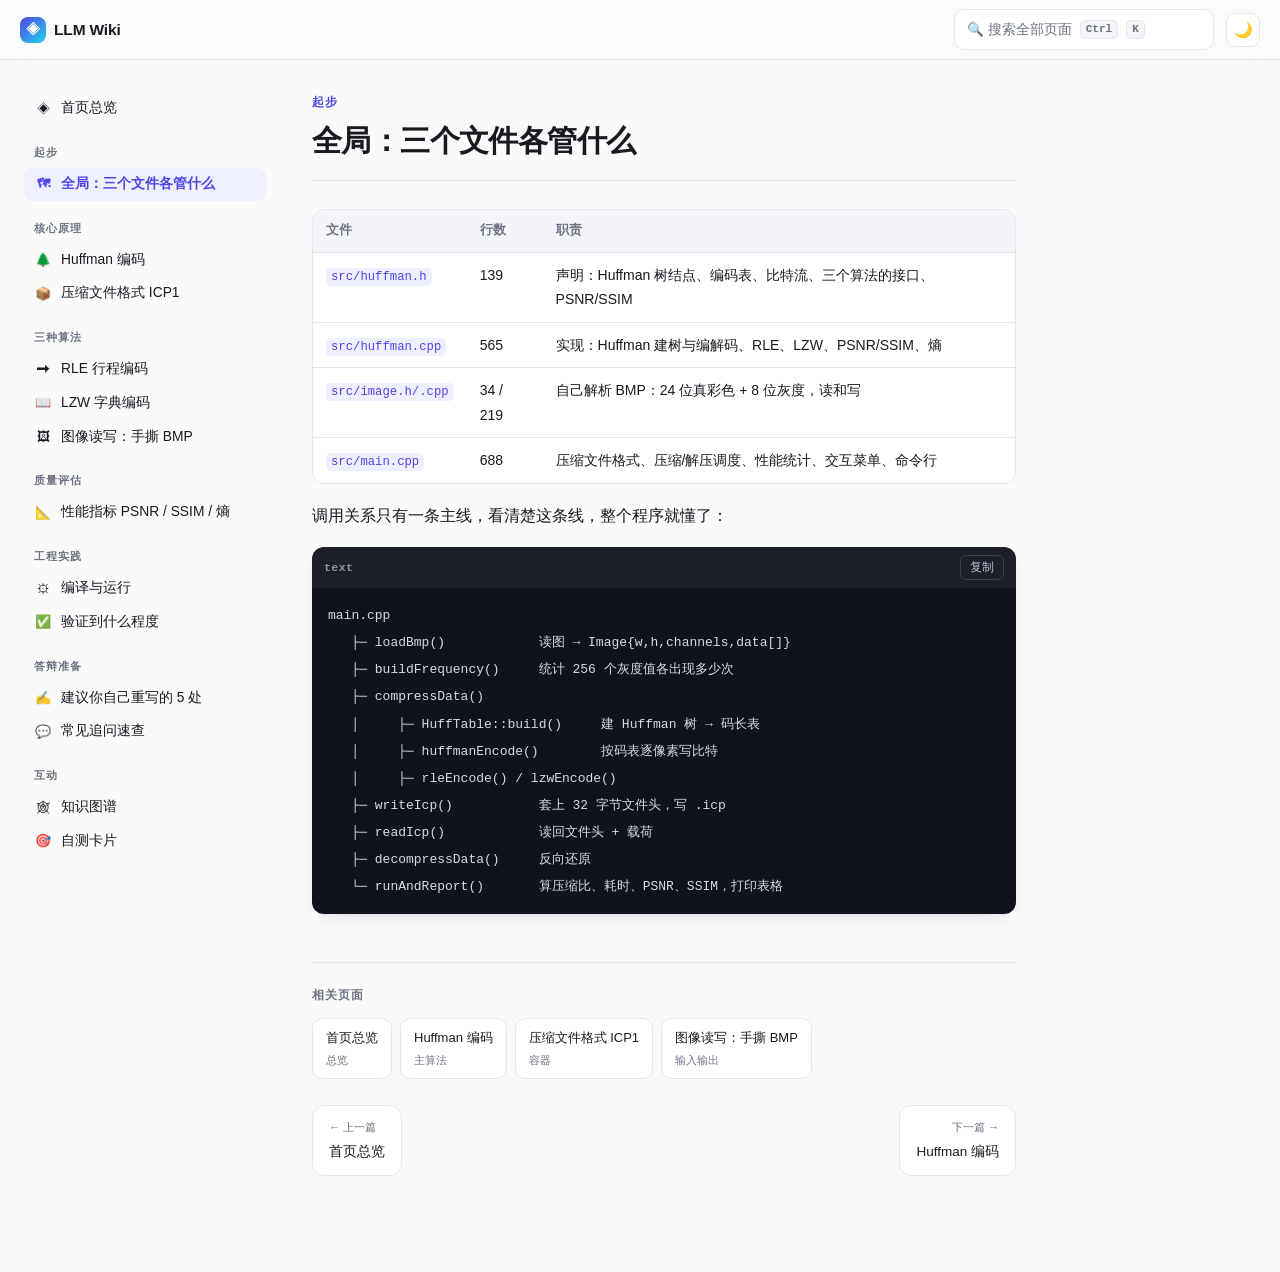
<file: docs/global.html>
<!DOCTYPE html>
<html lang="zh-CN" data-theme="light">
<head>
<meta charset="utf-8">
<meta name="viewport" content="width=device-width, initial-scale=1">
<title>全局：三个文件各管什么 · LLM Wiki</title>
<meta name="description" content="图像压缩程序 · 代码讲解知识库">
<link rel="icon" href="data:image/svg+xml,%3Csvg xmlns='http://www.w3.org/2000/svg' viewBox='0 0 32 32'%3E%3Crect width='32' height='32' rx='8' fill='%234f46e5'/%3E%3Ctext x='16' y='23' font-size='17' text-anchor='middle' fill='white'%3E%23%3C/text%3E%3C/svg%3E">
<link rel="stylesheet" href="assets/style.css">
<script>try{var q=new URLSearchParams(location.search).get('theme');var t=q||localStorage.getItem('llmwiki-theme');if(t)document.documentElement.dataset.theme=t;else if(matchMedia('(prefers-color-scheme: dark)').matches)document.documentElement.dataset.theme='dark';}catch(e){}</script>
</head>
<body>
<div class="progress"><i id="progressBar"></i></div>
<header class="topbar">
  <button class="icon-btn only-mobile" id="menuBtn" aria-label="打开菜单">☰</button>
  <a class="brand" href="index.html"><span class="logo">◈</span><span>LLM Wiki</span></a>
  <button class="search-trigger" id="searchTrigger"><span>🔍 搜索全部页面</span><kbd>Ctrl</kbd><kbd>K</kbd></button>
  <button class="icon-btn" id="themeBtn" aria-label="切换主题">🌙</button>
</header>
<div class="layout">
  <aside class="sidebar" id="sidebar"><nav class="nav"><a class="navlink " href="index.html"><span class="ni">◈</span>首页总览</a><div class="navgroup"><h5>起步</h5><a class="navlink active" href="global.html"><span class="ni">🗺</span>全局：三个文件各管什么</a></div><div class="navgroup"><h5>核心原理</h5><a class="navlink" href="huffman.html"><span class="ni">🌲</span>Huffman 编码</a><a class="navlink" href="format.html"><span class="ni">📦</span>压缩文件格式 ICP1</a></div><div class="navgroup"><h5>三种算法</h5><a class="navlink" href="rle.html"><span class="ni">➡</span>RLE 行程编码</a><a class="navlink" href="lzw.html"><span class="ni">📖</span>LZW 字典编码</a><a class="navlink" href="bmp.html"><span class="ni">🖼</span>图像读写：手撕 BMP</a></div><div class="navgroup"><h5>质量评估</h5><a class="navlink" href="metrics.html"><span class="ni">📐</span>性能指标 PSNR / SSIM / 熵</a></div><div class="navgroup"><h5>工程实践</h5><a class="navlink" href="build.html"><span class="ni">⚙</span>编译与运行</a><a class="navlink" href="evidence.html"><span class="ni">✅</span>验证到什么程度</a></div><div class="navgroup"><h5>答辩准备</h5><a class="navlink" href="rewrite.html"><span class="ni">✍</span>建议你自己重写的 5 处</a><a class="navlink" href="faq.html"><span class="ni">💬</span>常见追问速查</a></div><div class="navgroup"><h5>互动</h5><a class="navlink " href="graph.html"><span class="ni">🕸</span>知识图谱</a><a class="navlink " href="quiz.html"><span class="ni">🎯</span>自测卡片</a></div></nav></aside>
  <main class="content"><article><div class="pagehead"><div class="kicker">起步</div><h1>全局：三个文件各管什么</h1></div><div class="tablewrap"><table><thead><tr><th>文件</th><th>行数</th><th>职责</th></tr></thead><tbody><tr><td><code>src/huffman.h</code></td><td class="num">139</td><td>声明：Huffman 树结点、编码表、比特流、三个算法的接口、PSNR/SSIM</td></tr><tr><td><code>src/huffman.cpp</code></td><td class="num">565</td><td>实现：Huffman 建树与编解码、RLE、LZW、PSNR/SSIM、熵</td></tr><tr><td><code>src/image.h/.cpp</code></td><td>34 / 219</td><td>自己解析 BMP：24 位真彩色 + 8 位灰度，读和写</td></tr><tr><td><code>src/main.cpp</code></td><td class="num">688</td><td>压缩文件格式、压缩/解压调度、性能统计、交互菜单、命令行</td></tr></tbody></table></div><p>调用关系只有一条主线，看清楚这条线，整个程序就懂了：</p><div class="codeblock"><div class="codebar"><span>text</span><button class="copy" type="button">复制</button></div><pre><code class="lang-text">main.cpp
   ├─ loadBmp()            读图 → Image{w,h,channels,data[]}
   ├─ buildFrequency()     统计 256 个灰度值各出现多少次
   ├─ compressData()
   │     ├─ HuffTable::build()     建 Huffman 树 → 码长表
   │     ├─ huffmanEncode()        按码表逐像素写比特
   │     ├─ rleEncode() / lzwEncode()
   ├─ writeIcp()           套上 32 字节文件头，写 .icp
   ├─ readIcp()            读回文件头 + 载荷
   ├─ decompressData()     反向还原
   └─ runAndReport()       算压缩比、耗时、PSNR、SSIM，打印表格</code></pre></div></article><section class="related"><h4>相关页面</h4><div class="chips"><a class="chip" href="index.html">首页总览<em>总览</em></a><a class="chip" href="huffman.html">Huffman 编码<em>主算法</em></a><a class="chip" href="format.html">压缩文件格式 ICP1<em>容器</em></a><a class="chip" href="bmp.html">图像读写：手撕 BMP<em>输入输出</em></a></div></section><nav class="pager"><a class="pg prev" href="index.html"><small>← 上一篇</small>首页总览</a><a class="pg next" href="huffman.html"><small>下一篇 →</small>Huffman 编码</a></nav></main>
  <aside class="toc"></aside>
</div>
<div class="scrim" id="scrim"></div>
<div class="palette" id="palette" hidden>
  <div class="pbox">
    <input id="searchInput" type="text" placeholder="输入关键词，↑↓ 选择，Enter 打开…" autocomplete="off">
    <div class="presults" id="searchResults"></div>
    <div class="pfoot"><span><kbd>Esc</kbd> 关闭</span><span><kbd>↑</kbd><kbd>↓</kbd> 移动</span><span><kbd>Enter</kbd> 打开</span></div>
  </div>
</div>
<script src="assets/app.js"></script>
</body>
</html>
</file>
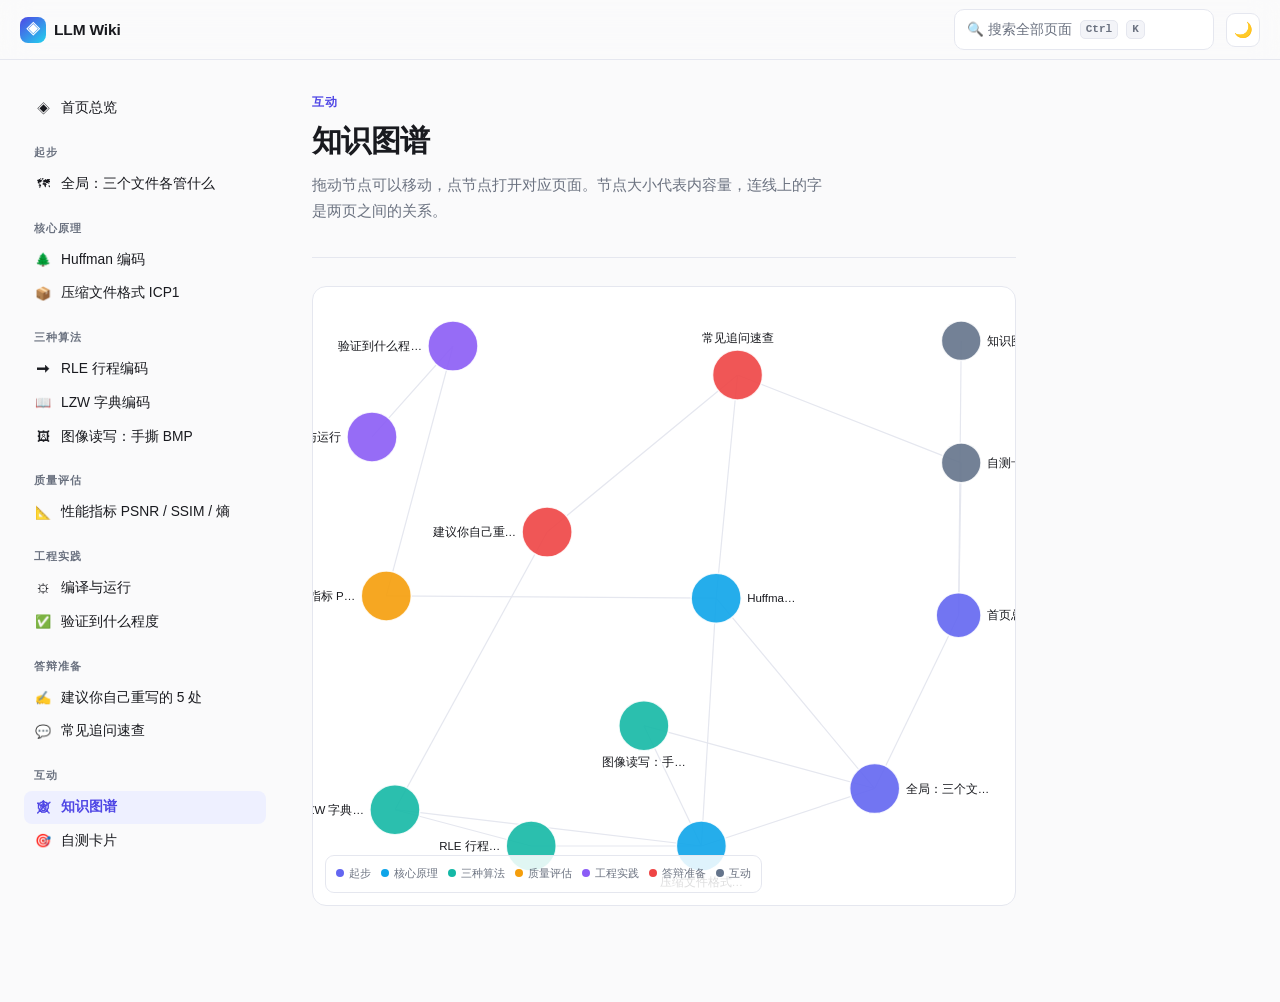
<file: docs/graph.html>
<!DOCTYPE html>
<html lang="zh-CN" data-theme="light">
<head>
<meta charset="utf-8">
<meta name="viewport" content="width=device-width, initial-scale=1">
<title>知识图谱 · LLM Wiki</title>
<meta name="description" content="图像压缩程序 · 代码讲解知识库">
<link rel="icon" href="data:image/svg+xml,%3Csvg xmlns='http://www.w3.org/2000/svg' viewBox='0 0 32 32'%3E%3Crect width='32' height='32' rx='8' fill='%234f46e5'/%3E%3Ctext x='16' y='23' font-size='17' text-anchor='middle' fill='white'%3E%23%3C/text%3E%3C/svg%3E">
<link rel="stylesheet" href="assets/style.css">
<script>try{var q=new URLSearchParams(location.search).get('theme');var t=q||localStorage.getItem('llmwiki-theme');if(t)document.documentElement.dataset.theme=t;else if(matchMedia('(prefers-color-scheme: dark)').matches)document.documentElement.dataset.theme='dark';}catch(e){}</script>
</head>
<body>
<div class="progress"><i id="progressBar"></i></div>
<header class="topbar">
  <button class="icon-btn only-mobile" id="menuBtn" aria-label="打开菜单">☰</button>
  <a class="brand" href="index.html"><span class="logo">◈</span><span>LLM Wiki</span></a>
  <button class="search-trigger" id="searchTrigger"><span>🔍 搜索全部页面</span><kbd>Ctrl</kbd><kbd>K</kbd></button>
  <button class="icon-btn" id="themeBtn" aria-label="切换主题">🌙</button>
</header>
<div class="layout">
  <aside class="sidebar" id="sidebar"><nav class="nav"><a class="navlink " href="index.html"><span class="ni">◈</span>首页总览</a><div class="navgroup"><h5>起步</h5><a class="navlink" href="global.html"><span class="ni">🗺</span>全局：三个文件各管什么</a></div><div class="navgroup"><h5>核心原理</h5><a class="navlink" href="huffman.html"><span class="ni">🌲</span>Huffman 编码</a><a class="navlink" href="format.html"><span class="ni">📦</span>压缩文件格式 ICP1</a></div><div class="navgroup"><h5>三种算法</h5><a class="navlink" href="rle.html"><span class="ni">➡</span>RLE 行程编码</a><a class="navlink" href="lzw.html"><span class="ni">📖</span>LZW 字典编码</a><a class="navlink" href="bmp.html"><span class="ni">🖼</span>图像读写：手撕 BMP</a></div><div class="navgroup"><h5>质量评估</h5><a class="navlink" href="metrics.html"><span class="ni">📐</span>性能指标 PSNR / SSIM / 熵</a></div><div class="navgroup"><h5>工程实践</h5><a class="navlink" href="build.html"><span class="ni">⚙</span>编译与运行</a><a class="navlink" href="evidence.html"><span class="ni">✅</span>验证到什么程度</a></div><div class="navgroup"><h5>答辩准备</h5><a class="navlink" href="rewrite.html"><span class="ni">✍</span>建议你自己重写的 5 处</a><a class="navlink" href="faq.html"><span class="ni">💬</span>常见追问速查</a></div><div class="navgroup"><h5>互动</h5><a class="navlink active" href="graph.html"><span class="ni">🕸</span>知识图谱</a><a class="navlink " href="quiz.html"><span class="ni">🎯</span>自测卡片</a></div></nav></aside>
  <main class="content"><article><div class="pagehead"><div class="kicker">互动</div><h1>知识图谱</h1>
<p class="lede">拖动节点可以移动，点节点打开对应页面。节点大小代表内容量，连线上的字是两页之间的关系。</p></div>
<div class="graphwrap"><svg id="graphSvg"></svg><div class="glegend" id="glegend"></div></div>
<script type="application/json" id="graph-data">{"nodes": [{"id": "index", "t": "首页总览", "g": "起步", "w": 4}, {"id": "global", "t": "全局：三个文件各管什么", "g": "起步", "w": 5}, {"id": "huffman", "t": "Huffman 编码", "g": "核心原理", "w": 5}, {"id": "format", "t": "压缩文件格式 ICP1", "g": "核心原理", "w": 5}, {"id": "rle", "t": "RLE 行程编码", "g": "三种算法", "w": 5}, {"id": "lzw", "t": "LZW 字典编码", "g": "三种算法", "w": 5}, {"id": "bmp", "t": "图像读写：手撕 BMP", "g": "三种算法", "w": 5}, {"id": "metrics", "t": "性能指标 PSNR / SSIM / 熵", "g": "质量评估", "w": 5}, {"id": "build", "t": "编译与运行", "g": "工程实践", "w": 5}, {"id": "evidence", "t": "验证到什么程度", "g": "工程实践", "w": 5}, {"id": "rewrite", "t": "建议你自己重写的 5 处", "g": "答辩准备", "w": 5}, {"id": "faq", "t": "常见追问速查", "g": "答辩准备", "w": 5}, {"id": "graph", "t": "知识图谱", "g": "互动", "w": 3}, {"id": "quiz", "t": "自测卡片", "g": "互动", "w": 3}], "edges": [{"s": "index", "t": "global", "l": "总览"}, {"s": "global", "t": "huffman", "l": "主算法"}, {"s": "global", "t": "format", "l": "容器"}, {"s": "huffman", "t": "format", "l": "码长表写进文件头"}, {"s": "format", "t": "rle", "l": "同一容器"}, {"s": "format", "t": "lzw", "l": "同一容器"}, {"s": "rle", "t": "lzw", "l": "算法对比"}, {"s": "huffman", "t": "metrics", "l": "平均码长 vs 熵"}, {"s": "bmp", "t": "global", "l": "输入输出"}, {"s": "bmp", "t": "format", "l": "原始字节数"}, {"s": "metrics", "t": "evidence", "l": "实测数据"}, {"s": "build", "t": "evidence", "l": "编译未验证"}, {"s": "rewrite", "t": "faq", "l": "答辩问答"}, {"s": "huffman", "t": "faq", "l": "高频追问"}, {"s": "lzw", "t": "rewrite", "l": "最易写错"}, {"s": "index", "t": "graph", "l": "互动"}, {"s": "index", "t": "quiz", "l": "互动"}, {"s": "faq", "t": "quiz", "l": "出题"}]}</script></article></main>
  <aside class="toc"></aside>
</div>
<div class="scrim" id="scrim"></div>
<div class="palette" id="palette" hidden>
  <div class="pbox">
    <input id="searchInput" type="text" placeholder="输入关键词，↑↓ 选择，Enter 打开…" autocomplete="off">
    <div class="presults" id="searchResults"></div>
    <div class="pfoot"><span><kbd>Esc</kbd> 关闭</span><span><kbd>↑</kbd><kbd>↓</kbd> 移动</span><span><kbd>Enter</kbd> 打开</span></div>
  </div>
</div>
<script src="assets/app.js"></script>
</body>
</html>
</file>
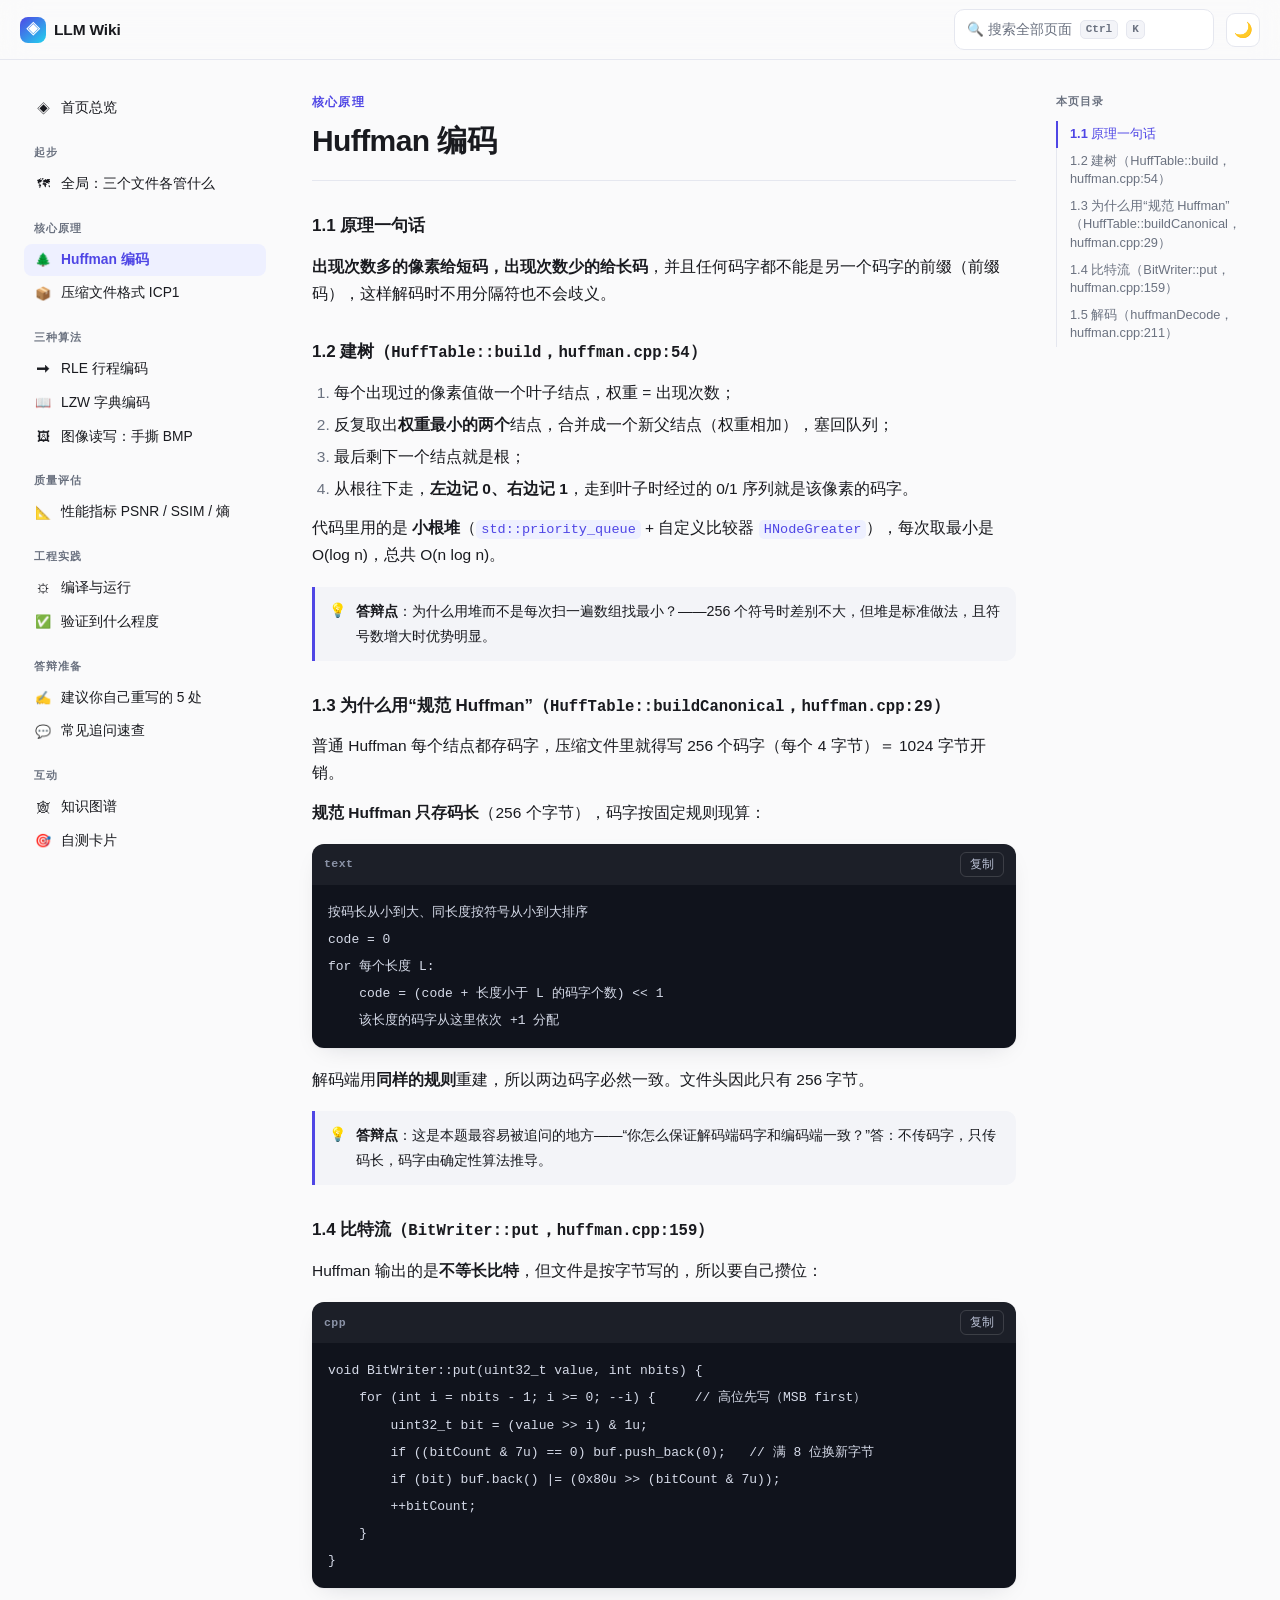
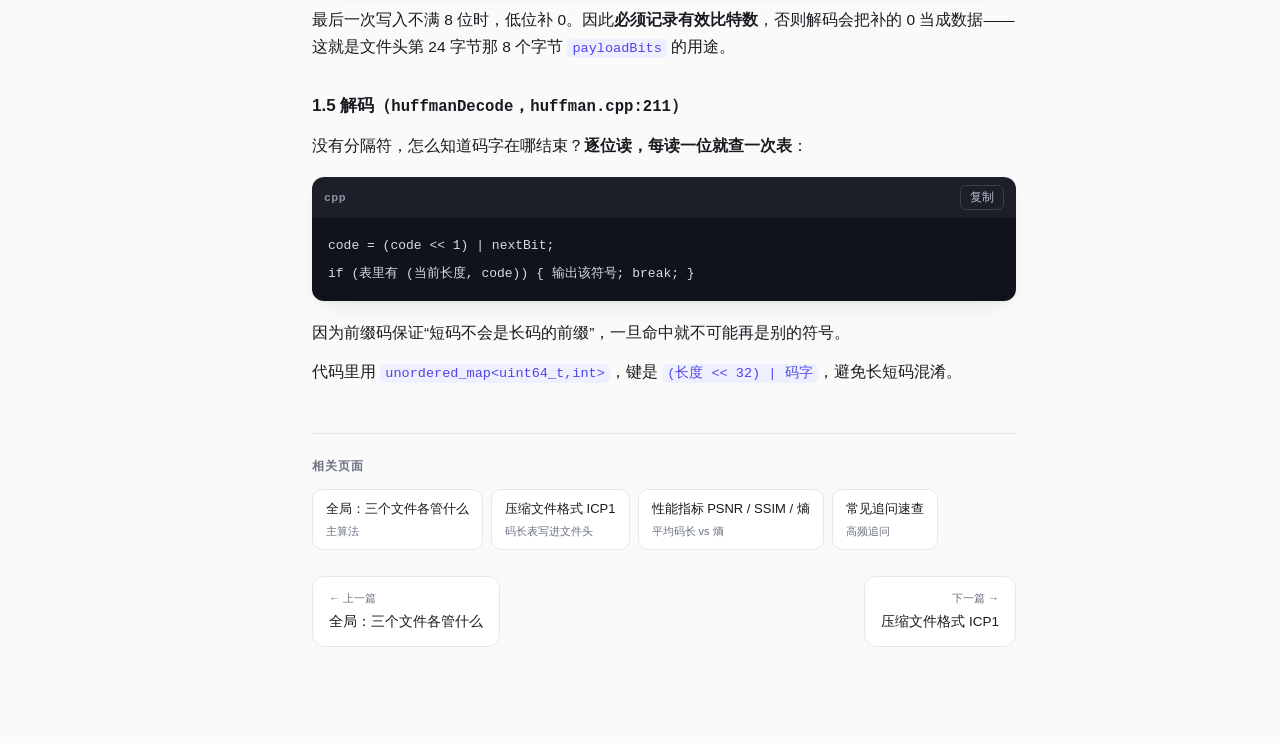
<file: docs/huffman.html>
<!DOCTYPE html>
<html lang="zh-CN" data-theme="light">
<head>
<meta charset="utf-8">
<meta name="viewport" content="width=device-width, initial-scale=1">
<title>Huffman 编码 · LLM Wiki</title>
<meta name="description" content="图像压缩程序 · 代码讲解知识库">
<link rel="icon" href="data:image/svg+xml,%3Csvg xmlns='http://www.w3.org/2000/svg' viewBox='0 0 32 32'%3E%3Crect width='32' height='32' rx='8' fill='%234f46e5'/%3E%3Ctext x='16' y='23' font-size='17' text-anchor='middle' fill='white'%3E%23%3C/text%3E%3C/svg%3E">
<link rel="stylesheet" href="assets/style.css">
<script>try{var q=new URLSearchParams(location.search).get('theme');var t=q||localStorage.getItem('llmwiki-theme');if(t)document.documentElement.dataset.theme=t;else if(matchMedia('(prefers-color-scheme: dark)').matches)document.documentElement.dataset.theme='dark';}catch(e){}</script>
</head>
<body>
<div class="progress"><i id="progressBar"></i></div>
<header class="topbar">
  <button class="icon-btn only-mobile" id="menuBtn" aria-label="打开菜单">☰</button>
  <a class="brand" href="index.html"><span class="logo">◈</span><span>LLM Wiki</span></a>
  <button class="search-trigger" id="searchTrigger"><span>🔍 搜索全部页面</span><kbd>Ctrl</kbd><kbd>K</kbd></button>
  <button class="icon-btn" id="themeBtn" aria-label="切换主题">🌙</button>
</header>
<div class="layout">
  <aside class="sidebar" id="sidebar"><nav class="nav"><a class="navlink " href="index.html"><span class="ni">◈</span>首页总览</a><div class="navgroup"><h5>起步</h5><a class="navlink" href="global.html"><span class="ni">🗺</span>全局：三个文件各管什么</a></div><div class="navgroup"><h5>核心原理</h5><a class="navlink active" href="huffman.html"><span class="ni">🌲</span>Huffman 编码</a><a class="navlink" href="format.html"><span class="ni">📦</span>压缩文件格式 ICP1</a></div><div class="navgroup"><h5>三种算法</h5><a class="navlink" href="rle.html"><span class="ni">➡</span>RLE 行程编码</a><a class="navlink" href="lzw.html"><span class="ni">📖</span>LZW 字典编码</a><a class="navlink" href="bmp.html"><span class="ni">🖼</span>图像读写：手撕 BMP</a></div><div class="navgroup"><h5>质量评估</h5><a class="navlink" href="metrics.html"><span class="ni">📐</span>性能指标 PSNR / SSIM / 熵</a></div><div class="navgroup"><h5>工程实践</h5><a class="navlink" href="build.html"><span class="ni">⚙</span>编译与运行</a><a class="navlink" href="evidence.html"><span class="ni">✅</span>验证到什么程度</a></div><div class="navgroup"><h5>答辩准备</h5><a class="navlink" href="rewrite.html"><span class="ni">✍</span>建议你自己重写的 5 处</a><a class="navlink" href="faq.html"><span class="ni">💬</span>常见追问速查</a></div><div class="navgroup"><h5>互动</h5><a class="navlink " href="graph.html"><span class="ni">🕸</span>知识图谱</a><a class="navlink " href="quiz.html"><span class="ni">🎯</span>自测卡片</a></div></nav></aside>
  <main class="content"><article><div class="pagehead"><div class="kicker">核心原理</div><h1>Huffman 编码</h1></div><h3 id="h1">1.1 原理一句话</h3><p><strong>出现次数多的像素给短码，出现次数少的给长码</strong>，并且任何码字都不能是另一个码字的前缀（前缀码），这样解码时不用分隔符也不会歧义。</p><h3 id="h2">1.2 建树（<code>HuffTable::build</code>，<code>huffman.cpp:54</code>）</h3><ol><li>每个出现过的像素值做一个叶子结点，权重 = 出现次数；</li><li>反复取出<strong>权重最小的两个</strong>结点，合并成一个新父结点（权重相加），塞回队列；</li><li>最后剩下一个结点就是根；</li><li>从根往下走，<strong>左边记 0、右边记 1</strong>，走到叶子时经过的 0/1 序列就是该像素的码字。</li></ol><p>代码里用的是 <strong>小根堆</strong>（<code>std::priority_queue</code> + 自定义比较器 <code>HNodeGreater</code>），每次取最小是 O(log n)，总共 O(n log n)。</p><div class="callout"><span class="ci">💡</span><p><strong>答辩点</strong>：为什么用堆而不是每次扫一遍数组找最小？——256 个符号时差别不大，但堆是标准做法，且符号数增大时优势明显。</p></div><h3 id="h3">1.3 为什么用“规范 Huffman”（<code>HuffTable::buildCanonical</code>，<code>huffman.cpp:29</code>）</h3><p>普通 Huffman 每个结点都存码字，压缩文件里就得写 256 个码字（每个 4 字节）＝ 1024 字节开销。</p><p><strong>规范 Huffman 只存码长</strong>（256 个字节），码字按固定规则现算：</p><div class="codeblock"><div class="codebar"><span>text</span><button class="copy" type="button">复制</button></div><pre><code class="lang-text">按码长从小到大、同长度按符号从小到大排序
code = 0
for 每个长度 L:
    code = (code + 长度小于 L 的码字个数) &lt;&lt; 1
    该长度的码字从这里依次 +1 分配</code></pre></div><p>解码端用<strong>同样的规则</strong>重建，所以两边码字必然一致。文件头因此只有 256 字节。</p><div class="callout"><span class="ci">💡</span><p><strong>答辩点</strong>：这是本题最容易被追问的地方——“你怎么保证解码端码字和编码端一致？”答：不传码字，只传码长，码字由确定性算法推导。</p></div><h3 id="h4">1.4 比特流（<code>BitWriter::put</code>，<code>huffman.cpp:159</code>）</h3><p>Huffman 输出的是<strong>不等长比特</strong>，但文件是按字节写的，所以要自己攒位：</p><div class="codeblock"><div class="codebar"><span>cpp</span><button class="copy" type="button">复制</button></div><pre><code class="lang-cpp">void BitWriter::put(uint32_t value, int nbits) {
    for (int i = nbits - 1; i &gt;= 0; --i) {     // 高位先写（MSB first）
        uint32_t bit = (value &gt;&gt; i) &amp; 1u;
        if ((bitCount &amp; 7u) == 0) buf.push_back(0);   // 满 8 位换新字节
        if (bit) buf.back() |= (0x80u &gt;&gt; (bitCount &amp; 7u));
        ++bitCount;
    }
}</code></pre></div><p>最后一次写入不满 8 位时，低位补 0。因此<strong>必须记录有效比特数</strong>，否则解码会把补的 0 当成数据——这就是文件头第 24 字节那 8 个字节 <code>payloadBits</code> 的用途。</p><h3 id="h5">1.5 解码（<code>huffmanDecode</code>，<code>huffman.cpp:211</code>）</h3><p>没有分隔符，怎么知道码字在哪结束？<strong>逐位读，每读一位就查一次表</strong>：</p><div class="codeblock"><div class="codebar"><span>cpp</span><button class="copy" type="button">复制</button></div><pre><code class="lang-cpp">code = (code &lt;&lt; 1) | nextBit;
if (表里有 (当前长度, code)) { 输出该符号; break; }</code></pre></div><p>因为前缀码保证“短码不会是长码的前缀”，一旦命中就不可能再是别的符号。</p><p>代码里用 <code>unordered_map&lt;uint64_t,int&gt;</code>，键是 <code>(长度 &lt;&lt; 32) | 码字</code>，避免长短码混淆。</p></article><section class="related"><h4>相关页面</h4><div class="chips"><a class="chip" href="global.html">全局：三个文件各管什么<em>主算法</em></a><a class="chip" href="format.html">压缩文件格式 ICP1<em>码长表写进文件头</em></a><a class="chip" href="metrics.html">性能指标 PSNR / SSIM / 熵<em>平均码长 vs 熵</em></a><a class="chip" href="faq.html">常见追问速查<em>高频追问</em></a></div></section><nav class="pager"><a class="pg prev" href="global.html"><small>← 上一篇</small>全局：三个文件各管什么</a><a class="pg next" href="format.html"><small>下一篇 →</small>压缩文件格式 ICP1</a></nav></main>
  <aside class="toc"><h4>本页目录</h4><ul><li><a href="#h1">1.1 原理一句话</a></li><li><a href="#h2">1.2 建树（HuffTable::build，huffman.cpp:54）</a></li><li><a href="#h3">1.3 为什么用“规范 Huffman”（HuffTable::buildCanonical，huffman.cpp:29）</a></li><li><a href="#h4">1.4 比特流（BitWriter::put，huffman.cpp:159）</a></li><li><a href="#h5">1.5 解码（huffmanDecode，huffman.cpp:211）</a></li></ul></aside>
</div>
<div class="scrim" id="scrim"></div>
<div class="palette" id="palette" hidden>
  <div class="pbox">
    <input id="searchInput" type="text" placeholder="输入关键词，↑↓ 选择，Enter 打开…" autocomplete="off">
    <div class="presults" id="searchResults"></div>
    <div class="pfoot"><span><kbd>Esc</kbd> 关闭</span><span><kbd>↑</kbd><kbd>↓</kbd> 移动</span><span><kbd>Enter</kbd> 打开</span></div>
  </div>
</div>
<script src="assets/app.js"></script>
</body>
</html>
</file>
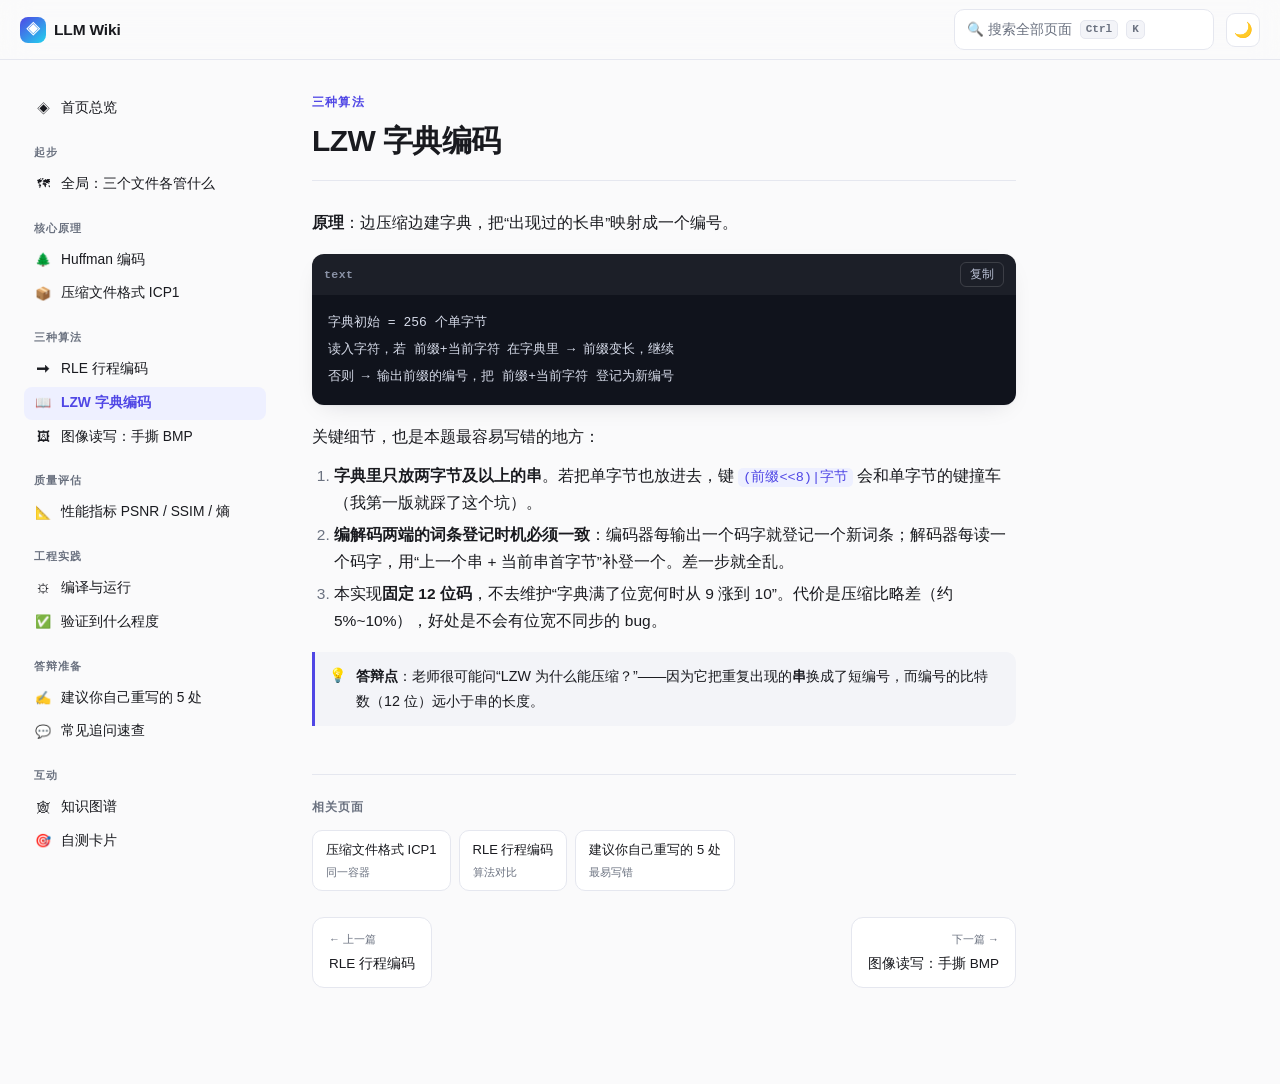
<file: docs/lzw.html>
<!DOCTYPE html>
<html lang="zh-CN" data-theme="light">
<head>
<meta charset="utf-8">
<meta name="viewport" content="width=device-width, initial-scale=1">
<title>LZW 字典编码 · LLM Wiki</title>
<meta name="description" content="图像压缩程序 · 代码讲解知识库">
<link rel="icon" href="data:image/svg+xml,%3Csvg xmlns='http://www.w3.org/2000/svg' viewBox='0 0 32 32'%3E%3Crect width='32' height='32' rx='8' fill='%234f46e5'/%3E%3Ctext x='16' y='23' font-size='17' text-anchor='middle' fill='white'%3E%23%3C/text%3E%3C/svg%3E">
<link rel="stylesheet" href="assets/style.css">
<script>try{var q=new URLSearchParams(location.search).get('theme');var t=q||localStorage.getItem('llmwiki-theme');if(t)document.documentElement.dataset.theme=t;else if(matchMedia('(prefers-color-scheme: dark)').matches)document.documentElement.dataset.theme='dark';}catch(e){}</script>
</head>
<body>
<div class="progress"><i id="progressBar"></i></div>
<header class="topbar">
  <button class="icon-btn only-mobile" id="menuBtn" aria-label="打开菜单">☰</button>
  <a class="brand" href="index.html"><span class="logo">◈</span><span>LLM Wiki</span></a>
  <button class="search-trigger" id="searchTrigger"><span>🔍 搜索全部页面</span><kbd>Ctrl</kbd><kbd>K</kbd></button>
  <button class="icon-btn" id="themeBtn" aria-label="切换主题">🌙</button>
</header>
<div class="layout">
  <aside class="sidebar" id="sidebar"><nav class="nav"><a class="navlink " href="index.html"><span class="ni">◈</span>首页总览</a><div class="navgroup"><h5>起步</h5><a class="navlink" href="global.html"><span class="ni">🗺</span>全局：三个文件各管什么</a></div><div class="navgroup"><h5>核心原理</h5><a class="navlink" href="huffman.html"><span class="ni">🌲</span>Huffman 编码</a><a class="navlink" href="format.html"><span class="ni">📦</span>压缩文件格式 ICP1</a></div><div class="navgroup"><h5>三种算法</h5><a class="navlink" href="rle.html"><span class="ni">➡</span>RLE 行程编码</a><a class="navlink active" href="lzw.html"><span class="ni">📖</span>LZW 字典编码</a><a class="navlink" href="bmp.html"><span class="ni">🖼</span>图像读写：手撕 BMP</a></div><div class="navgroup"><h5>质量评估</h5><a class="navlink" href="metrics.html"><span class="ni">📐</span>性能指标 PSNR / SSIM / 熵</a></div><div class="navgroup"><h5>工程实践</h5><a class="navlink" href="build.html"><span class="ni">⚙</span>编译与运行</a><a class="navlink" href="evidence.html"><span class="ni">✅</span>验证到什么程度</a></div><div class="navgroup"><h5>答辩准备</h5><a class="navlink" href="rewrite.html"><span class="ni">✍</span>建议你自己重写的 5 处</a><a class="navlink" href="faq.html"><span class="ni">💬</span>常见追问速查</a></div><div class="navgroup"><h5>互动</h5><a class="navlink " href="graph.html"><span class="ni">🕸</span>知识图谱</a><a class="navlink " href="quiz.html"><span class="ni">🎯</span>自测卡片</a></div></nav></aside>
  <main class="content"><article><div class="pagehead"><div class="kicker">三种算法</div><h1>LZW 字典编码</h1></div><p><strong>原理</strong>：边压缩边建字典，把“出现过的长串”映射成一个编号。</p><div class="codeblock"><div class="codebar"><span>text</span><button class="copy" type="button">复制</button></div><pre><code class="lang-text">字典初始 = 256 个单字节
读入字符，若 前缀+当前字符 在字典里 → 前缀变长，继续
否则 → 输出前缀的编号，把 前缀+当前字符 登记为新编号</code></pre></div><p>关键细节，也是本题最容易写错的地方：</p><ol><li><strong>字典里只放两字节及以上的串</strong>。若把单字节也放进去，键 <code>(前缀&lt;&lt;8)|字节</code> 会和单字节的键撞车（我第一版就踩了这个坑）。</li><li><strong>编解码两端的词条登记时机必须一致</strong>：编码器每输出一个码字就登记一个新词条；解码器每读一个码字，用“上一个串 + 当前串首字节”补登一个。差一步就全乱。</li><li>本实现<strong>固定 12 位码</strong>，不去维护“字典满了位宽何时从 9 涨到 10”。代价是压缩比略差（约 5%~10%），好处是不会有位宽不同步的 bug。</li></ol><div class="callout"><span class="ci">💡</span><p><strong>答辩点</strong>：老师很可能问“LZW 为什么能压缩？”——因为它把重复出现的<strong>串</strong>换成了短编号，而编号的比特数（12 位）远小于串的长度。</p></div></article><section class="related"><h4>相关页面</h4><div class="chips"><a class="chip" href="format.html">压缩文件格式 ICP1<em>同一容器</em></a><a class="chip" href="rle.html">RLE 行程编码<em>算法对比</em></a><a class="chip" href="rewrite.html">建议你自己重写的 5 处<em>最易写错</em></a></div></section><nav class="pager"><a class="pg prev" href="rle.html"><small>← 上一篇</small>RLE 行程编码</a><a class="pg next" href="bmp.html"><small>下一篇 →</small>图像读写：手撕 BMP</a></nav></main>
  <aside class="toc"></aside>
</div>
<div class="scrim" id="scrim"></div>
<div class="palette" id="palette" hidden>
  <div class="pbox">
    <input id="searchInput" type="text" placeholder="输入关键词，↑↓ 选择，Enter 打开…" autocomplete="off">
    <div class="presults" id="searchResults"></div>
    <div class="pfoot"><span><kbd>Esc</kbd> 关闭</span><span><kbd>↑</kbd><kbd>↓</kbd> 移动</span><span><kbd>Enter</kbd> 打开</span></div>
  </div>
</div>
<script src="assets/app.js"></script>
</body>
</html>
</file>
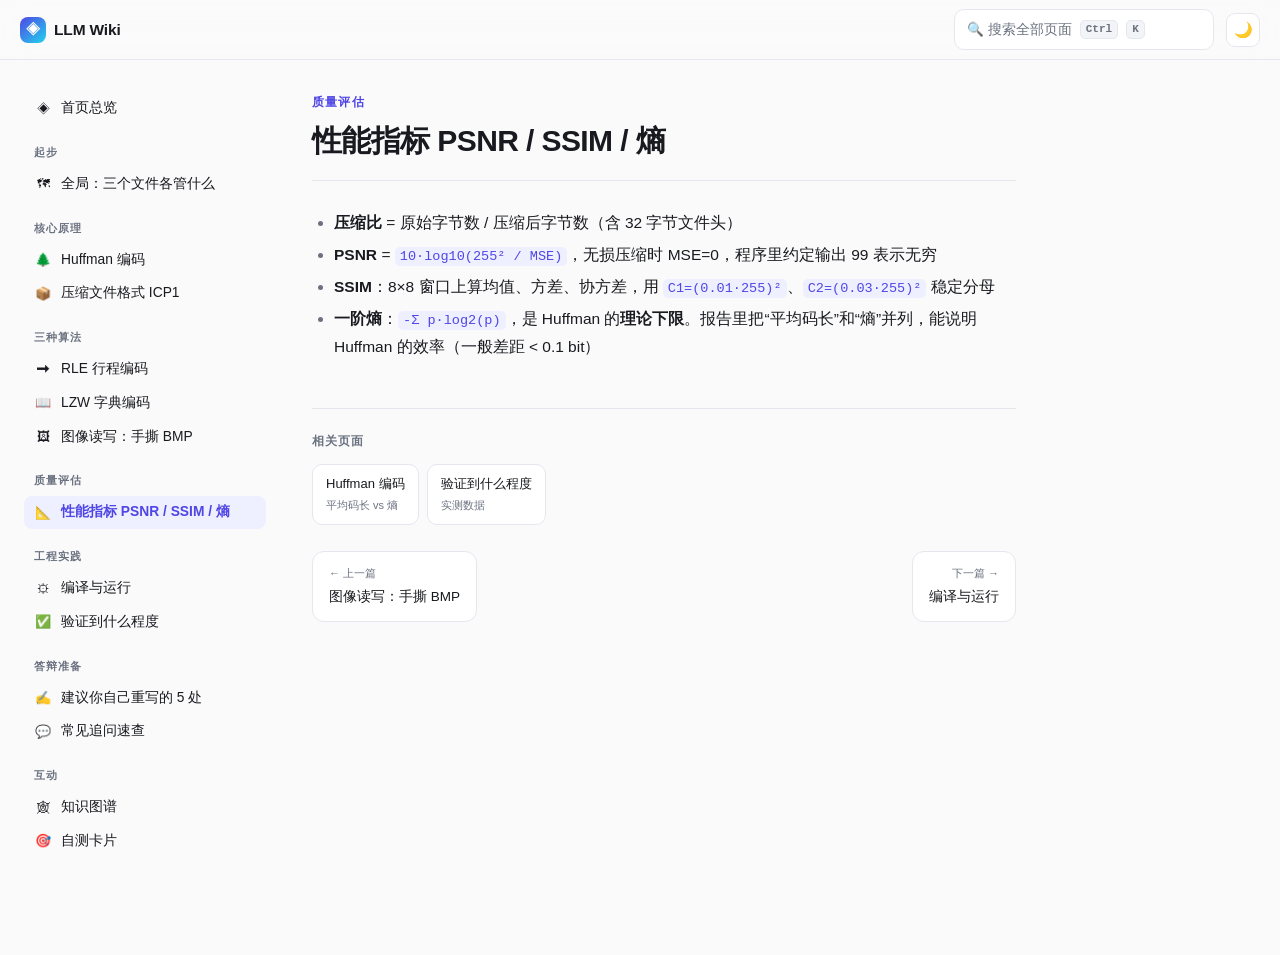
<file: docs/metrics.html>
<!DOCTYPE html>
<html lang="zh-CN" data-theme="light">
<head>
<meta charset="utf-8">
<meta name="viewport" content="width=device-width, initial-scale=1">
<title>性能指标 PSNR / SSIM / 熵 · LLM Wiki</title>
<meta name="description" content="图像压缩程序 · 代码讲解知识库">
<link rel="icon" href="data:image/svg+xml,%3Csvg xmlns='http://www.w3.org/2000/svg' viewBox='0 0 32 32'%3E%3Crect width='32' height='32' rx='8' fill='%234f46e5'/%3E%3Ctext x='16' y='23' font-size='17' text-anchor='middle' fill='white'%3E%23%3C/text%3E%3C/svg%3E">
<link rel="stylesheet" href="assets/style.css">
<script>try{var q=new URLSearchParams(location.search).get('theme');var t=q||localStorage.getItem('llmwiki-theme');if(t)document.documentElement.dataset.theme=t;else if(matchMedia('(prefers-color-scheme: dark)').matches)document.documentElement.dataset.theme='dark';}catch(e){}</script>
</head>
<body>
<div class="progress"><i id="progressBar"></i></div>
<header class="topbar">
  <button class="icon-btn only-mobile" id="menuBtn" aria-label="打开菜单">☰</button>
  <a class="brand" href="index.html"><span class="logo">◈</span><span>LLM Wiki</span></a>
  <button class="search-trigger" id="searchTrigger"><span>🔍 搜索全部页面</span><kbd>Ctrl</kbd><kbd>K</kbd></button>
  <button class="icon-btn" id="themeBtn" aria-label="切换主题">🌙</button>
</header>
<div class="layout">
  <aside class="sidebar" id="sidebar"><nav class="nav"><a class="navlink " href="index.html"><span class="ni">◈</span>首页总览</a><div class="navgroup"><h5>起步</h5><a class="navlink" href="global.html"><span class="ni">🗺</span>全局：三个文件各管什么</a></div><div class="navgroup"><h5>核心原理</h5><a class="navlink" href="huffman.html"><span class="ni">🌲</span>Huffman 编码</a><a class="navlink" href="format.html"><span class="ni">📦</span>压缩文件格式 ICP1</a></div><div class="navgroup"><h5>三种算法</h5><a class="navlink" href="rle.html"><span class="ni">➡</span>RLE 行程编码</a><a class="navlink" href="lzw.html"><span class="ni">📖</span>LZW 字典编码</a><a class="navlink" href="bmp.html"><span class="ni">🖼</span>图像读写：手撕 BMP</a></div><div class="navgroup"><h5>质量评估</h5><a class="navlink active" href="metrics.html"><span class="ni">📐</span>性能指标 PSNR / SSIM / 熵</a></div><div class="navgroup"><h5>工程实践</h5><a class="navlink" href="build.html"><span class="ni">⚙</span>编译与运行</a><a class="navlink" href="evidence.html"><span class="ni">✅</span>验证到什么程度</a></div><div class="navgroup"><h5>答辩准备</h5><a class="navlink" href="rewrite.html"><span class="ni">✍</span>建议你自己重写的 5 处</a><a class="navlink" href="faq.html"><span class="ni">💬</span>常见追问速查</a></div><div class="navgroup"><h5>互动</h5><a class="navlink " href="graph.html"><span class="ni">🕸</span>知识图谱</a><a class="navlink " href="quiz.html"><span class="ni">🎯</span>自测卡片</a></div></nav></aside>
  <main class="content"><article><div class="pagehead"><div class="kicker">质量评估</div><h1>性能指标 PSNR / SSIM / 熵</h1></div><ul><li><strong>压缩比</strong> = 原始字节数 / 压缩后字节数（含 32 字节文件头）</li><li><strong>PSNR</strong> = <code>10·log10(255² / MSE)</code>，无损压缩时 MSE=0，程序里约定输出 99 表示无穷</li><li><strong>SSIM</strong>：8×8 窗口上算均值、方差、协方差，用 <code>C1=(0.01·255)²</code>、<code>C2=(0.03·255)²</code> 稳定分母</li><li><strong>一阶熵</strong>：<code>-Σ p·log2(p)</code>，是 Huffman 的<strong>理论下限</strong>。报告里把“平均码长”和“熵”并列，能说明 Huffman 的效率（一般差距 &lt; 0.1 bit）</li></ul></article><section class="related"><h4>相关页面</h4><div class="chips"><a class="chip" href="huffman.html">Huffman 编码<em>平均码长 vs 熵</em></a><a class="chip" href="evidence.html">验证到什么程度<em>实测数据</em></a></div></section><nav class="pager"><a class="pg prev" href="bmp.html"><small>← 上一篇</small>图像读写：手撕 BMP</a><a class="pg next" href="build.html"><small>下一篇 →</small>编译与运行</a></nav></main>
  <aside class="toc"></aside>
</div>
<div class="scrim" id="scrim"></div>
<div class="palette" id="palette" hidden>
  <div class="pbox">
    <input id="searchInput" type="text" placeholder="输入关键词，↑↓ 选择，Enter 打开…" autocomplete="off">
    <div class="presults" id="searchResults"></div>
    <div class="pfoot"><span><kbd>Esc</kbd> 关闭</span><span><kbd>↑</kbd><kbd>↓</kbd> 移动</span><span><kbd>Enter</kbd> 打开</span></div>
  </div>
</div>
<script src="assets/app.js"></script>
</body>
</html>
</file>
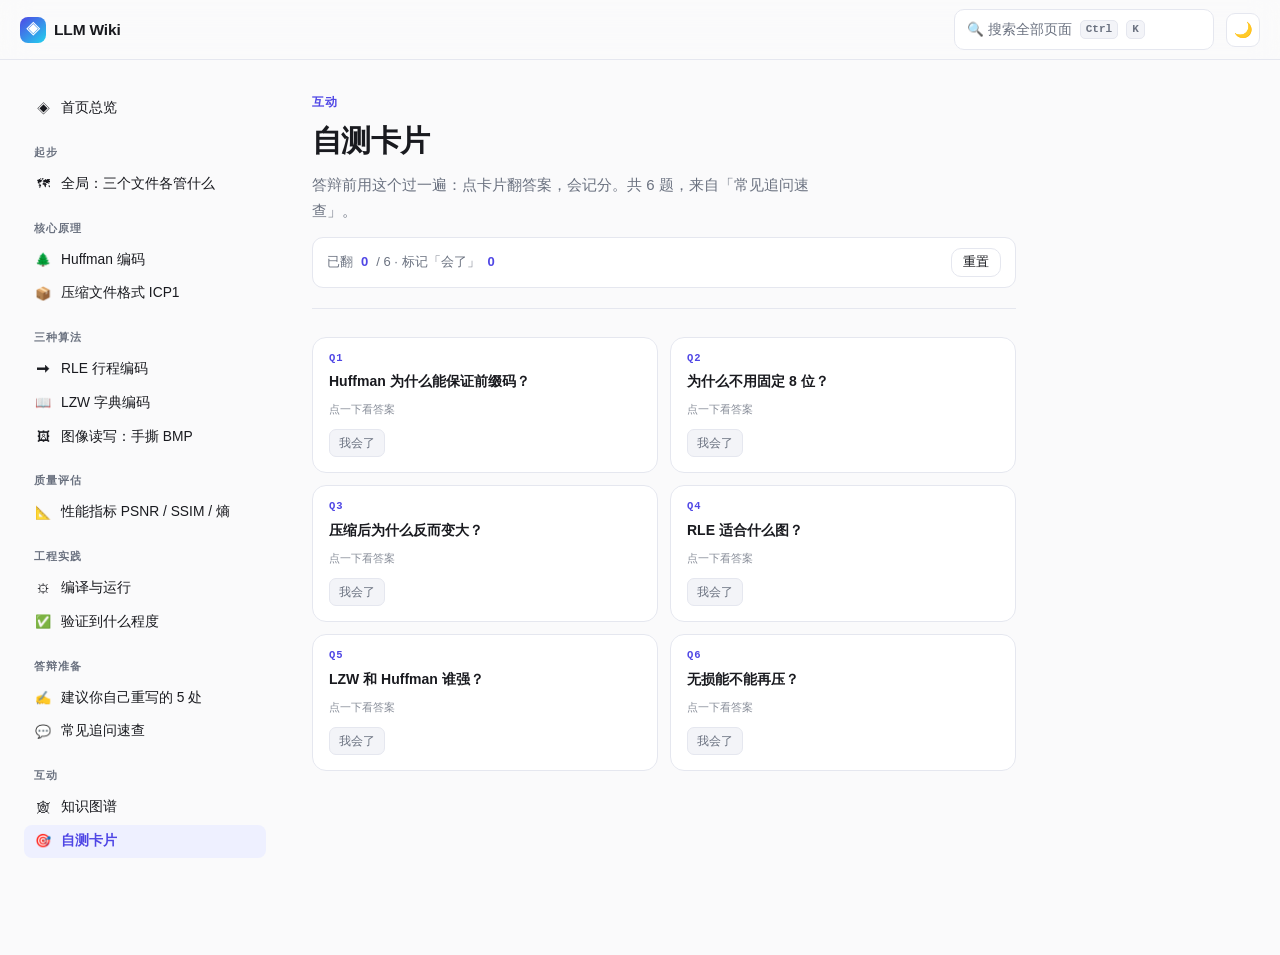
<file: docs/quiz.html>
<!DOCTYPE html>
<html lang="zh-CN" data-theme="light">
<head>
<meta charset="utf-8">
<meta name="viewport" content="width=device-width, initial-scale=1">
<title>自测卡片 · LLM Wiki</title>
<meta name="description" content="图像压缩程序 · 代码讲解知识库">
<link rel="icon" href="data:image/svg+xml,%3Csvg xmlns='http://www.w3.org/2000/svg' viewBox='0 0 32 32'%3E%3Crect width='32' height='32' rx='8' fill='%234f46e5'/%3E%3Ctext x='16' y='23' font-size='17' text-anchor='middle' fill='white'%3E%23%3C/text%3E%3C/svg%3E">
<link rel="stylesheet" href="assets/style.css">
<script>try{var q=new URLSearchParams(location.search).get('theme');var t=q||localStorage.getItem('llmwiki-theme');if(t)document.documentElement.dataset.theme=t;else if(matchMedia('(prefers-color-scheme: dark)').matches)document.documentElement.dataset.theme='dark';}catch(e){}</script>
</head>
<body>
<div class="progress"><i id="progressBar"></i></div>
<header class="topbar">
  <button class="icon-btn only-mobile" id="menuBtn" aria-label="打开菜单">☰</button>
  <a class="brand" href="index.html"><span class="logo">◈</span><span>LLM Wiki</span></a>
  <button class="search-trigger" id="searchTrigger"><span>🔍 搜索全部页面</span><kbd>Ctrl</kbd><kbd>K</kbd></button>
  <button class="icon-btn" id="themeBtn" aria-label="切换主题">🌙</button>
</header>
<div class="layout">
  <aside class="sidebar" id="sidebar"><nav class="nav"><a class="navlink " href="index.html"><span class="ni">◈</span>首页总览</a><div class="navgroup"><h5>起步</h5><a class="navlink" href="global.html"><span class="ni">🗺</span>全局：三个文件各管什么</a></div><div class="navgroup"><h5>核心原理</h5><a class="navlink" href="huffman.html"><span class="ni">🌲</span>Huffman 编码</a><a class="navlink" href="format.html"><span class="ni">📦</span>压缩文件格式 ICP1</a></div><div class="navgroup"><h5>三种算法</h5><a class="navlink" href="rle.html"><span class="ni">➡</span>RLE 行程编码</a><a class="navlink" href="lzw.html"><span class="ni">📖</span>LZW 字典编码</a><a class="navlink" href="bmp.html"><span class="ni">🖼</span>图像读写：手撕 BMP</a></div><div class="navgroup"><h5>质量评估</h5><a class="navlink" href="metrics.html"><span class="ni">📐</span>性能指标 PSNR / SSIM / 熵</a></div><div class="navgroup"><h5>工程实践</h5><a class="navlink" href="build.html"><span class="ni">⚙</span>编译与运行</a><a class="navlink" href="evidence.html"><span class="ni">✅</span>验证到什么程度</a></div><div class="navgroup"><h5>答辩准备</h5><a class="navlink" href="rewrite.html"><span class="ni">✍</span>建议你自己重写的 5 处</a><a class="navlink" href="faq.html"><span class="ni">💬</span>常见追问速查</a></div><div class="navgroup"><h5>互动</h5><a class="navlink " href="graph.html"><span class="ni">🕸</span>知识图谱</a><a class="navlink active" href="quiz.html"><span class="ni">🎯</span>自测卡片</a></div></nav></aside>
  <main class="content"><article><div id="quizPage"><div class="pagehead"><div class="kicker">互动</div><h1>自测卡片</h1>
<p class="lede">答辩前用这个过一遍：点卡片翻答案，会记分。共 6 题，来自「常见追问速查」。</p>
<div class="scorebar">已翻 <b id="done">0</b> / 6 · 标记「会了」<b id="known">0</b>
<button class="btn small" id="resetQuiz" type="button">重置</button></div></div>
<div class="qgrid"><div class="qcard" tabindex="0" data-i="0"><span class="qtag">Q1</span><span class="q">Huffman 为什么能保证前缀码？</span><span class="a">码字只出现在叶子，从根到叶的路径不会互相包含</span><span class="hint">点一下看答案</span><span class="mark">我会了</span></div><div class="qcard" tabindex="0" data-i="1"><span class="qtag">Q2</span><span class="q">为什么不用固定 8 位？</span><span class="a">频率不均时，短码能省下的比长码多花的更多（熵 &lt; 8）</span><span class="hint">点一下看答案</span><span class="mark">我会了</span></div><div class="qcard" tabindex="0" data-i="2"><span class="qtag">Q3</span><span class="q">压缩后为什么反而变大？</span><span class="a">熵接近 8（随机噪声），加上文件头开销</span><span class="hint">点一下看答案</span><span class="mark">我会了</span></div><div class="qcard" tabindex="0" data-i="3"><span class="qtag">Q4</span><span class="q">RLE 适合什么图？</span><span class="a">大片同色，如扫描文档、图标；不适合照片</span><span class="hint">点一下看答案</span><span class="mark">我会了</span></div><div class="qcard" tabindex="0" data-i="4"><span class="qtag">Q5</span><span class="q">LZW 和 Huffman 谁强？</span><span class="a">图上纹理重复多时 LZW 强（实测 14 万 vs 67 万）；纯频率偏斜时 Huffman 强</span><span class="hint">点一下看答案</span><span class="mark">我会了</span></div><div class="qcard" tabindex="0" data-i="5"><span class="qtag">Q6</span><span class="q">无损能不能再压？</span><span class="a">能：先 LZ 再 Huffman（DEFLATE 思路），本程序留作扩展</span><span class="hint">点一下看答案</span><span class="mark">我会了</span></div></div></div></article></main>
  <aside class="toc"></aside>
</div>
<div class="scrim" id="scrim"></div>
<div class="palette" id="palette" hidden>
  <div class="pbox">
    <input id="searchInput" type="text" placeholder="输入关键词，↑↓ 选择，Enter 打开…" autocomplete="off">
    <div class="presults" id="searchResults"></div>
    <div class="pfoot"><span><kbd>Esc</kbd> 关闭</span><span><kbd>↑</kbd><kbd>↓</kbd> 移动</span><span><kbd>Enter</kbd> 打开</span></div>
  </div>
</div>
<script src="assets/app.js"></script>
</body>
</html>
</file>
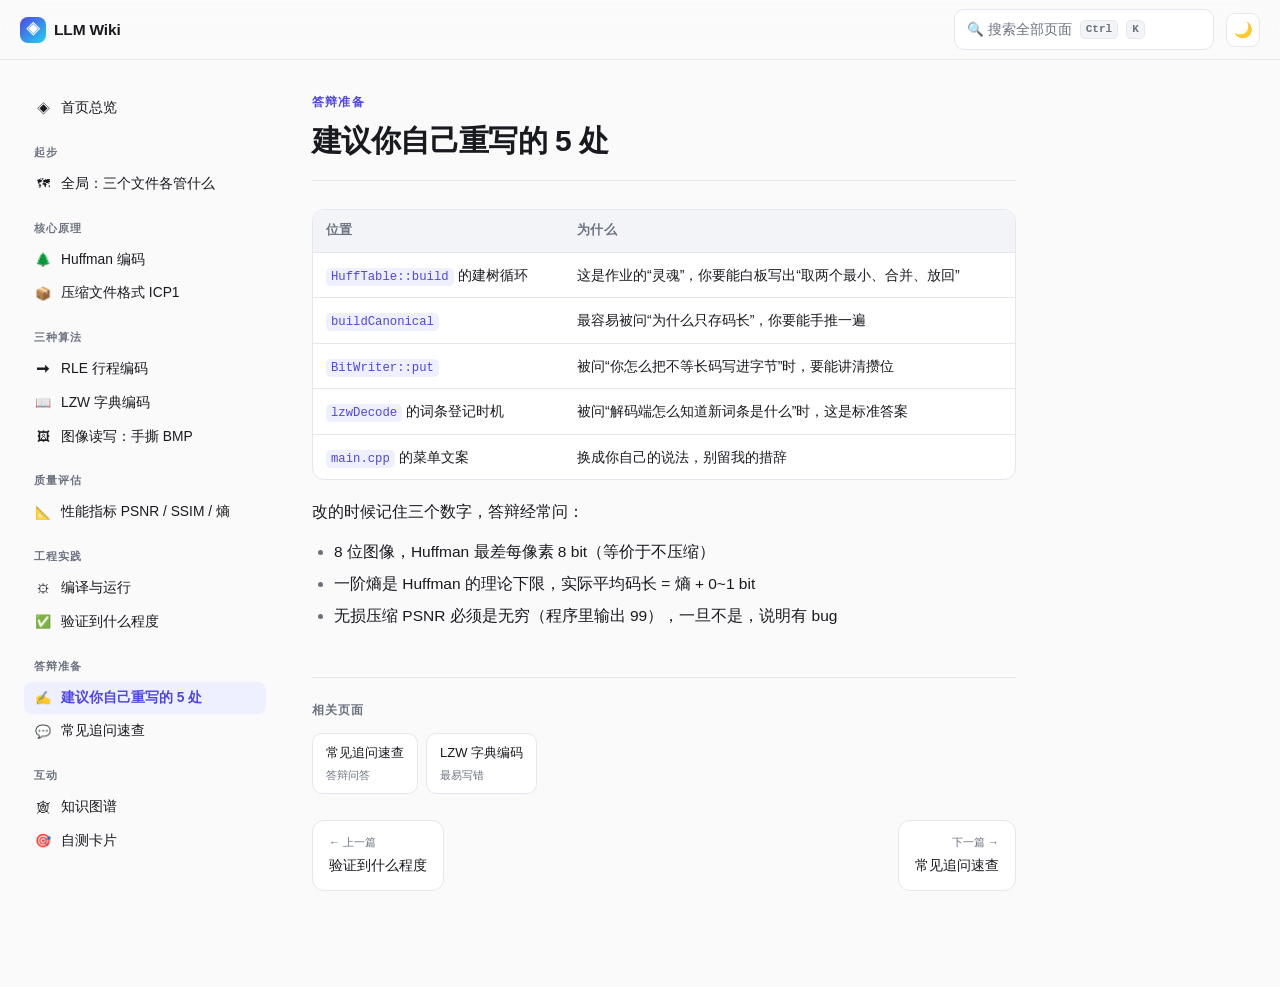
<file: docs/rewrite.html>
<!DOCTYPE html>
<html lang="zh-CN" data-theme="light">
<head>
<meta charset="utf-8">
<meta name="viewport" content="width=device-width, initial-scale=1">
<title>建议你自己重写的 5 处 · LLM Wiki</title>
<meta name="description" content="图像压缩程序 · 代码讲解知识库">
<link rel="icon" href="data:image/svg+xml,%3Csvg xmlns='http://www.w3.org/2000/svg' viewBox='0 0 32 32'%3E%3Crect width='32' height='32' rx='8' fill='%234f46e5'/%3E%3Ctext x='16' y='23' font-size='17' text-anchor='middle' fill='white'%3E%23%3C/text%3E%3C/svg%3E">
<link rel="stylesheet" href="assets/style.css">
<script>try{var q=new URLSearchParams(location.search).get('theme');var t=q||localStorage.getItem('llmwiki-theme');if(t)document.documentElement.dataset.theme=t;else if(matchMedia('(prefers-color-scheme: dark)').matches)document.documentElement.dataset.theme='dark';}catch(e){}</script>
</head>
<body>
<div class="progress"><i id="progressBar"></i></div>
<header class="topbar">
  <button class="icon-btn only-mobile" id="menuBtn" aria-label="打开菜单">☰</button>
  <a class="brand" href="index.html"><span class="logo">◈</span><span>LLM Wiki</span></a>
  <button class="search-trigger" id="searchTrigger"><span>🔍 搜索全部页面</span><kbd>Ctrl</kbd><kbd>K</kbd></button>
  <button class="icon-btn" id="themeBtn" aria-label="切换主题">🌙</button>
</header>
<div class="layout">
  <aside class="sidebar" id="sidebar"><nav class="nav"><a class="navlink " href="index.html"><span class="ni">◈</span>首页总览</a><div class="navgroup"><h5>起步</h5><a class="navlink" href="global.html"><span class="ni">🗺</span>全局：三个文件各管什么</a></div><div class="navgroup"><h5>核心原理</h5><a class="navlink" href="huffman.html"><span class="ni">🌲</span>Huffman 编码</a><a class="navlink" href="format.html"><span class="ni">📦</span>压缩文件格式 ICP1</a></div><div class="navgroup"><h5>三种算法</h5><a class="navlink" href="rle.html"><span class="ni">➡</span>RLE 行程编码</a><a class="navlink" href="lzw.html"><span class="ni">📖</span>LZW 字典编码</a><a class="navlink" href="bmp.html"><span class="ni">🖼</span>图像读写：手撕 BMP</a></div><div class="navgroup"><h5>质量评估</h5><a class="navlink" href="metrics.html"><span class="ni">📐</span>性能指标 PSNR / SSIM / 熵</a></div><div class="navgroup"><h5>工程实践</h5><a class="navlink" href="build.html"><span class="ni">⚙</span>编译与运行</a><a class="navlink" href="evidence.html"><span class="ni">✅</span>验证到什么程度</a></div><div class="navgroup"><h5>答辩准备</h5><a class="navlink active" href="rewrite.html"><span class="ni">✍</span>建议你自己重写的 5 处</a><a class="navlink" href="faq.html"><span class="ni">💬</span>常见追问速查</a></div><div class="navgroup"><h5>互动</h5><a class="navlink " href="graph.html"><span class="ni">🕸</span>知识图谱</a><a class="navlink " href="quiz.html"><span class="ni">🎯</span>自测卡片</a></div></nav></aside>
  <main class="content"><article><div class="pagehead"><div class="kicker">答辩准备</div><h1>建议你自己重写的 5 处</h1></div><div class="tablewrap"><table><thead><tr><th>位置</th><th>为什么</th></tr></thead><tbody><tr><td><code>HuffTable::build</code> 的建树循环</td><td>这是作业的“灵魂”，你要能白板写出“取两个最小、合并、放回”</td></tr><tr><td><code>buildCanonical</code></td><td>最容易被问“为什么只存码长”，你要能手推一遍</td></tr><tr><td><code>BitWriter::put</code></td><td>被问“你怎么把不等长码写进字节”时，要能讲清攒位</td></tr><tr><td><code>lzwDecode</code> 的词条登记时机</td><td>被问“解码端怎么知道新词条是什么”时，这是标准答案</td></tr><tr><td><code>main.cpp</code> 的菜单文案</td><td>换成你自己的说法，别留我的措辞</td></tr></tbody></table></div><p>改的时候记住三个数字，答辩经常问：</p><ul><li>8 位图像，Huffman 最差每像素 8 bit（等价于不压缩）</li><li>一阶熵是 Huffman 的理论下限，实际平均码长 = 熵 + 0~1 bit</li><li>无损压缩 PSNR 必须是无穷（程序里输出 99），一旦不是，说明有 bug</li></ul></article><section class="related"><h4>相关页面</h4><div class="chips"><a class="chip" href="faq.html">常见追问速查<em>答辩问答</em></a><a class="chip" href="lzw.html">LZW 字典编码<em>最易写错</em></a></div></section><nav class="pager"><a class="pg prev" href="evidence.html"><small>← 上一篇</small>验证到什么程度</a><a class="pg next" href="faq.html"><small>下一篇 →</small>常见追问速查</a></nav></main>
  <aside class="toc"></aside>
</div>
<div class="scrim" id="scrim"></div>
<div class="palette" id="palette" hidden>
  <div class="pbox">
    <input id="searchInput" type="text" placeholder="输入关键词，↑↓ 选择，Enter 打开…" autocomplete="off">
    <div class="presults" id="searchResults"></div>
    <div class="pfoot"><span><kbd>Esc</kbd> 关闭</span><span><kbd>↑</kbd><kbd>↓</kbd> 移动</span><span><kbd>Enter</kbd> 打开</span></div>
  </div>
</div>
<script src="assets/app.js"></script>
</body>
</html>
</file>
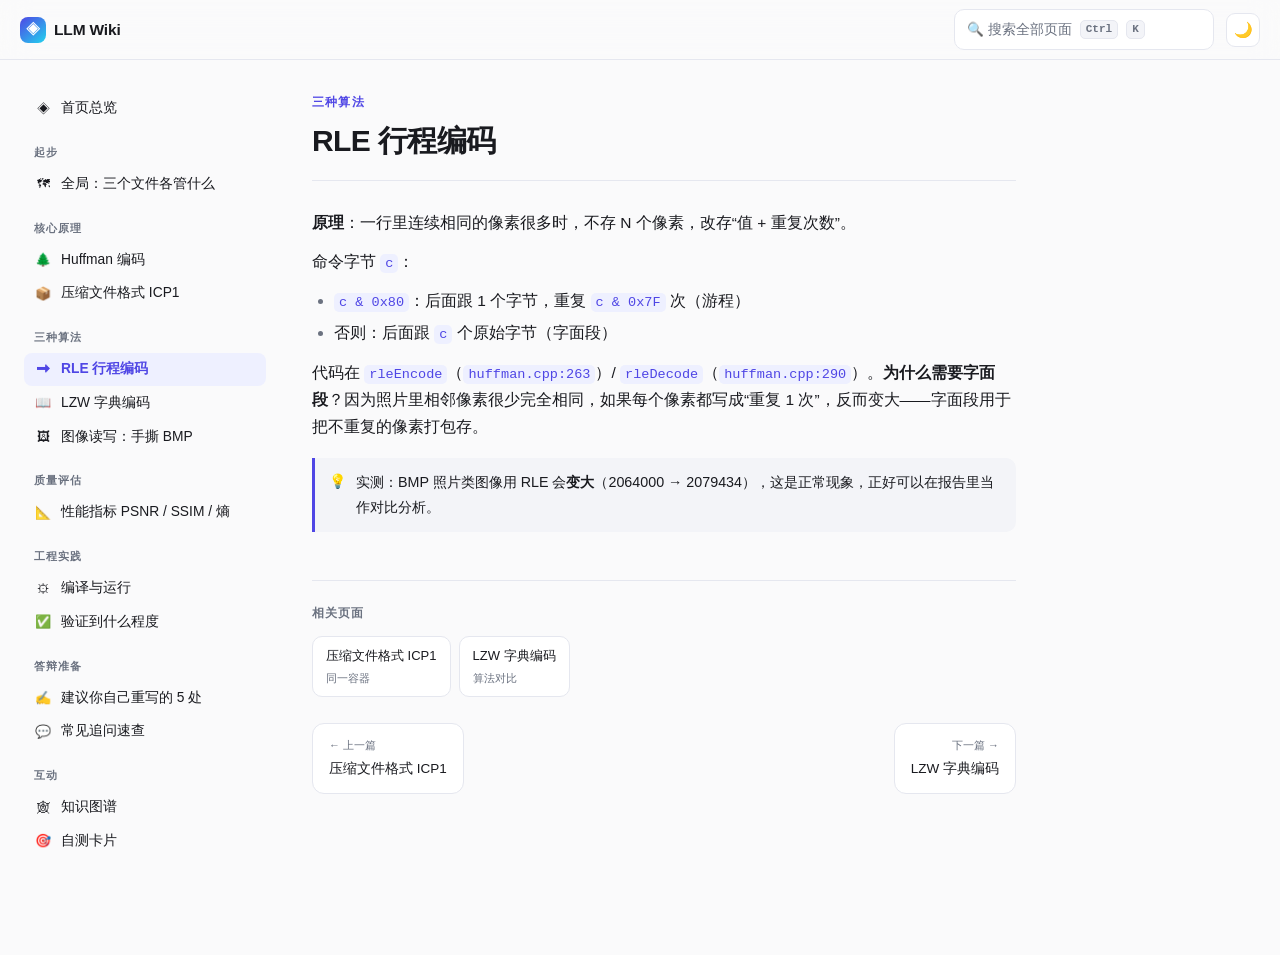
<file: docs/rle.html>
<!DOCTYPE html>
<html lang="zh-CN" data-theme="light">
<head>
<meta charset="utf-8">
<meta name="viewport" content="width=device-width, initial-scale=1">
<title>RLE 行程编码 · LLM Wiki</title>
<meta name="description" content="图像压缩程序 · 代码讲解知识库">
<link rel="icon" href="data:image/svg+xml,%3Csvg xmlns='http://www.w3.org/2000/svg' viewBox='0 0 32 32'%3E%3Crect width='32' height='32' rx='8' fill='%234f46e5'/%3E%3Ctext x='16' y='23' font-size='17' text-anchor='middle' fill='white'%3E%23%3C/text%3E%3C/svg%3E">
<link rel="stylesheet" href="assets/style.css">
<script>try{var q=new URLSearchParams(location.search).get('theme');var t=q||localStorage.getItem('llmwiki-theme');if(t)document.documentElement.dataset.theme=t;else if(matchMedia('(prefers-color-scheme: dark)').matches)document.documentElement.dataset.theme='dark';}catch(e){}</script>
</head>
<body>
<div class="progress"><i id="progressBar"></i></div>
<header class="topbar">
  <button class="icon-btn only-mobile" id="menuBtn" aria-label="打开菜单">☰</button>
  <a class="brand" href="index.html"><span class="logo">◈</span><span>LLM Wiki</span></a>
  <button class="search-trigger" id="searchTrigger"><span>🔍 搜索全部页面</span><kbd>Ctrl</kbd><kbd>K</kbd></button>
  <button class="icon-btn" id="themeBtn" aria-label="切换主题">🌙</button>
</header>
<div class="layout">
  <aside class="sidebar" id="sidebar"><nav class="nav"><a class="navlink " href="index.html"><span class="ni">◈</span>首页总览</a><div class="navgroup"><h5>起步</h5><a class="navlink" href="global.html"><span class="ni">🗺</span>全局：三个文件各管什么</a></div><div class="navgroup"><h5>核心原理</h5><a class="navlink" href="huffman.html"><span class="ni">🌲</span>Huffman 编码</a><a class="navlink" href="format.html"><span class="ni">📦</span>压缩文件格式 ICP1</a></div><div class="navgroup"><h5>三种算法</h5><a class="navlink active" href="rle.html"><span class="ni">➡</span>RLE 行程编码</a><a class="navlink" href="lzw.html"><span class="ni">📖</span>LZW 字典编码</a><a class="navlink" href="bmp.html"><span class="ni">🖼</span>图像读写：手撕 BMP</a></div><div class="navgroup"><h5>质量评估</h5><a class="navlink" href="metrics.html"><span class="ni">📐</span>性能指标 PSNR / SSIM / 熵</a></div><div class="navgroup"><h5>工程实践</h5><a class="navlink" href="build.html"><span class="ni">⚙</span>编译与运行</a><a class="navlink" href="evidence.html"><span class="ni">✅</span>验证到什么程度</a></div><div class="navgroup"><h5>答辩准备</h5><a class="navlink" href="rewrite.html"><span class="ni">✍</span>建议你自己重写的 5 处</a><a class="navlink" href="faq.html"><span class="ni">💬</span>常见追问速查</a></div><div class="navgroup"><h5>互动</h5><a class="navlink " href="graph.html"><span class="ni">🕸</span>知识图谱</a><a class="navlink " href="quiz.html"><span class="ni">🎯</span>自测卡片</a></div></nav></aside>
  <main class="content"><article><div class="pagehead"><div class="kicker">三种算法</div><h1>RLE 行程编码</h1></div><p><strong>原理</strong>：一行里连续相同的像素很多时，不存 N 个像素，改存“值 + 重复次数”。</p><p>命令字节 <code>c</code>：</p><ul><li><code>c &amp; 0x80</code>：后面跟 1 个字节，重复 <code>c &amp; 0x7F</code> 次（游程）</li><li>否则：后面跟 <code>c</code> 个原始字节（字面段）</li></ul><p>代码在 <code>rleEncode</code>（<code>huffman.cpp:263</code>）/ <code>rleDecode</code>（<code>huffman.cpp:290</code>）。<strong>为什么需要字面段</strong>？因为照片里相邻像素很少完全相同，如果每个像素都写成“重复 1 次”，反而变大——字面段用于把不重复的像素打包存。</p><div class="callout"><span class="ci">💡</span><p>实测：BMP 照片类图像用 RLE 会<strong>变大</strong>（2064000 → 2079434），这是正常现象，正好可以在报告里当作对比分析。</p></div></article><section class="related"><h4>相关页面</h4><div class="chips"><a class="chip" href="format.html">压缩文件格式 ICP1<em>同一容器</em></a><a class="chip" href="lzw.html">LZW 字典编码<em>算法对比</em></a></div></section><nav class="pager"><a class="pg prev" href="format.html"><small>← 上一篇</small>压缩文件格式 ICP1</a><a class="pg next" href="lzw.html"><small>下一篇 →</small>LZW 字典编码</a></nav></main>
  <aside class="toc"></aside>
</div>
<div class="scrim" id="scrim"></div>
<div class="palette" id="palette" hidden>
  <div class="pbox">
    <input id="searchInput" type="text" placeholder="输入关键词，↑↓ 选择，Enter 打开…" autocomplete="off">
    <div class="presults" id="searchResults"></div>
    <div class="pfoot"><span><kbd>Esc</kbd> 关闭</span><span><kbd>↑</kbd><kbd>↓</kbd> 移动</span><span><kbd>Enter</kbd> 打开</span></div>
  </div>
</div>
<script src="assets/app.js"></script>
</body>
</html>
</file>
<file: docs/assets/style.css>
/* ===== 设计变量 ===== */
:root {
  --bg: #fafafb;
  --surface: #ffffff;
  --surface-2: #f3f4f8;
  --text: #191a1f;
  --muted: #6b7280;
  --line: #e5e7ef;
  --accent: #4f46e5;
  --accent-soft: #eef0ff;
  --ok: #0f9d6e;
  --warn: #b45309;
  --code-bg: #10131c;
  --shadow: 0 1px 2px rgba(16, 24, 40, .04), 0 8px 24px -12px rgba(16, 24, 40, .18);
  --radius: 14px;
  --sidebar-w: 248px;
  --toc-w: 200px;
}

[data-theme="dark"] {
  --bg: #0d0f14;
  --surface: #14171f;
  --surface-2: #1a1e28;
  --text: #e7e9f0;
  --muted: #9aa3b5;
  --line: #262b38;
  --accent: #8b93ff;
  --accent-soft: #1d2136;
  --ok: #34d399;
  --warn: #fbbf24;
  --code-bg: #0a0c12;
  --shadow: 0 1px 2px rgba(0, 0, 0, .4), 0 12px 32px -16px rgba(0, 0, 0, .8);
}

* { box-sizing: border-box; }

html { scroll-behavior: smooth; scroll-padding-top: 84px; }

body {
  margin: 0;
  background: var(--bg);
  color: var(--text);
  font-family: -apple-system, BlinkMacSystemFont, "Segoe UI", "PingFang SC", "Hiragino Sans GB",
    "Microsoft YaHei", "Noto Sans SC", sans-serif;
  font-size: 15.5px;
  line-height: 1.75;
  -webkit-font-smoothing: antialiased;
}

a { color: var(--accent); text-decoration: none; }
a:hover { text-decoration: underline; text-underline-offset: 3px; }

/* ===== 顶部栏 ===== */
.progress { position: fixed; top: 0; left: 0; right: 0; height: 2px; background: transparent; z-index: 60; }
.progress i { display: block; height: 100%; width: 0; background: linear-gradient(90deg, var(--accent), #22d3ee); }

.topbar {
  position: sticky; top: 0; z-index: 50;
  display: flex; align-items: center; gap: 12px;
  height: 60px; padding: 0 20px;
  background: color-mix(in srgb, var(--bg) 82%, transparent);
  backdrop-filter: blur(14px);
  border-bottom: 1px solid var(--line);
}

.brand { display: flex; align-items: center; gap: 8px; font-weight: 650; color: var(--text); letter-spacing: -.01em; }
.brand:hover { text-decoration: none; }
.logo {
  display: grid; place-items: center; width: 26px; height: 26px; border-radius: 8px;
  background: linear-gradient(140deg, var(--accent), #22d3ee); color: #fff; font-size: 14px;
}

.search-trigger {
  margin-left: auto; display: flex; align-items: center; gap: 8px;
  min-width: 260px; padding: 8px 12px; border-radius: 10px;
  border: 1px solid var(--line); background: var(--surface); color: var(--muted);
  font: inherit; font-size: 13.5px; cursor: pointer; transition: .16s;
}
.search-trigger:hover { border-color: var(--accent); color: var(--text); }

kbd {
  font: 600 11px/1 ui-monospace, SFMono-Regular, Menlo, monospace;
  padding: 3px 5px; border-radius: 5px; border: 1px solid var(--line);
  background: var(--surface-2); color: var(--muted);
}

.icon-btn {
  display: grid; place-items: center; width: 34px; height: 34px;
  border-radius: 9px; border: 1px solid var(--line); background: var(--surface);
  color: var(--text); font-size: 15px; cursor: pointer;
}
.icon-btn:hover { border-color: var(--accent); }
.only-mobile { display: none; }

/* ===== 布局 ===== */
.layout {
  display: grid;
  grid-template-columns: var(--sidebar-w) minmax(0, 1fr) var(--toc-w);
  gap: 40px;
  max-width: 1280px;
  margin: 0 auto;
  padding: 32px 24px 96px;
  align-items: start;
}

/* ===== 侧栏 ===== */
.sidebar { position: sticky; top: 84px; max-height: calc(100vh - 100px); overflow-y: auto; padding-right: 6px; }
.sidebar::-webkit-scrollbar { width: 6px; }
.sidebar::-webkit-scrollbar-thumb { background: var(--line); border-radius: 6px; }

.navgroup { margin-top: 18px; }
.navgroup h5 {
  margin: 0 0 6px 10px; font-size: 11px; font-weight: 650; letter-spacing: .09em;
  text-transform: uppercase; color: var(--muted);
}
.navlink {
  display: flex; align-items: center; gap: 9px;
  padding: 7px 10px; margin-bottom: 1px; border-radius: 8px;
  color: var(--text); font-size: 13.8px; line-height: 1.35; transition: .14s;
}
.navlink:hover { background: var(--surface-2); text-decoration: none; }
.navlink.active { background: var(--accent-soft); color: var(--accent); font-weight: 600; }
.ni { width: 18px; text-align: center; font-size: 13px; flex: none; }

/* ===== 正文 ===== */
.content { min-width: 0; }

.pagehead { margin-bottom: 28px; padding-bottom: 20px; border-bottom: 1px solid var(--line); }
.kicker { font-size: 12px; font-weight: 650; letter-spacing: .1em; text-transform: uppercase; color: var(--accent); }
.pagehead h1 { margin: 8px 0 0; font-size: 30px; line-height: 1.3; letter-spacing: -.02em; }

article h2 { margin: 40px 0 14px; font-size: 21px; letter-spacing: -.01em; }
article h3 { margin: 30px 0 10px; font-size: 17px; }
article h4 { margin: 22px 0 8px; font-size: 15px; }
article p { margin: 12px 0; }
article ul, article ol { margin: 12px 0; padding-left: 22px; }
article li { margin: 5px 0; }
article li::marker { color: var(--muted); }
article strong { font-weight: 650; }
article hr { border: 0; border-top: 1px solid var(--line); margin: 34px 0; }

article code {
  font: 500 .875em/1.5 ui-monospace, SFMono-Regular, Menlo, Consolas, monospace;
  padding: 2px 5px; border-radius: 5px;
  background: var(--accent-soft); color: var(--accent);
  white-space: nowrap;
}

/* 标题里的行内代码不做成药丸，避免视觉噪声 */
article h1 code, article h2 code, article h3 code, article h4 code {
  background: none; padding: 0; color: inherit;
  font-size: .92em; font-weight: inherit;
}

/* 引用 → 提示卡 */
.callout {
  display: flex; gap: 10px; align-items: flex-start;
  margin: 18px 0; padding: 12px 14px;
  background: var(--surface-2); border-left: 3px solid var(--accent);
  border-radius: 0 10px 10px 0;
}
.callout .ci { flex: none; font-size: 14px; line-height: 1.6; }
.callout p { margin: 0; font-size: 14.3px; }

/* 表格 */
.tablewrap { margin: 18px 0; overflow-x: auto; border: 1px solid var(--line); border-radius: 12px; background: var(--surface); }
table { width: 100%; border-collapse: collapse; font-size: 14px; }
th, td { padding: 10px 13px; text-align: left; border-bottom: 1px solid var(--line); vertical-align: top; }
th { background: var(--surface-2); font-weight: 650; font-size: 12.5px; letter-spacing: .02em; color: var(--muted); }
tbody tr:last-child td { border-bottom: 0; }
tbody tr:hover td { background: color-mix(in srgb, var(--accent-soft) 55%, transparent); }
td.num { font-variant-numeric: tabular-nums; }

/* 代码块 */
.codeblock { margin: 18px 0; border-radius: 12px; overflow: hidden; background: var(--code-bg); box-shadow: var(--shadow); }
.codebar {
  display: flex; align-items: center; justify-content: space-between;
  padding: 8px 12px; background: rgba(255, 255, 255, .05);
  font: 600 11.5px/1 ui-monospace, monospace; color: #8b93a7; letter-spacing: .04em;
}
.copy {
  border: 1px solid rgba(255, 255, 255, .14); background: transparent; color: #b9c0d4;
  border-radius: 6px; padding: 4px 9px; font-size: 11.5px; cursor: pointer; transition: .15s;
}
.copy:hover { background: rgba(255, 255, 255, .1); color: #fff; }
.codeblock pre { margin: 0; padding: 14px 16px; overflow-x: auto; }
.codeblock code {
  background: none; padding: 0; color: #d6dbe9; white-space: pre;
  font: 400 13px/1.7 ui-monospace, SFMono-Regular, Menlo, Consolas, monospace;
}

/* 首页 */
.hero { padding: 8px 0 20px; }
.hero .kicker { font-size: 12.5px; }
.hero h1 { margin: 10px 0 12px; font-size: 38px; line-height: 1.22; letter-spacing: -.03em; }
.lede { color: var(--muted); font-size: 15px; max-width: 62ch; }
.herobtns { display: flex; gap: 10px; margin-top: 22px; flex-wrap: wrap; }
.btn {
  display: inline-flex; align-items: center; gap: 6px;
  padding: 9px 16px; border-radius: 10px; border: 1px solid var(--line);
  background: var(--surface); color: var(--text); font-size: 14px; font-weight: 550; transition: .15s;
}
.btn:hover { text-decoration: none; border-color: var(--accent); transform: translateY(-1px); }
.btn.primary { background: var(--accent); border-color: var(--accent); color: #fff; }
.btn.primary:hover { filter: brightness(1.08); }
.btn.small { padding: 5px 11px; font-size: 12.5px; }

.quote { margin: 26px 0 8px; }
.quote > blockquote, .quote .callout { margin: 0; }

h2.sec { margin: 44px 0 18px; font-size: 18px; }

.cards { display: grid; grid-template-columns: repeat(auto-fill, minmax(210px, 1fr)); gap: 12px; }
.card {
  display: flex; flex-direction: column; gap: 4px;
  padding: 16px; border: 1px solid var(--line); border-radius: var(--radius);
  background: var(--surface); color: var(--text); transition: .16s;
}
.card:hover { text-decoration: none; border-color: var(--accent); box-shadow: var(--shadow); transform: translateY(-2px); }
.card .ci { font-size: 20px; }
.card b { font-size: 14.5px; font-weight: 600; line-height: 1.4; }
.card small { color: var(--muted); font-size: 11.5px; letter-spacing: .04em; }

/* 相关页面 */
.related { margin-top: 48px; padding-top: 22px; border-top: 1px solid var(--line); }
.related h4 { margin: 0 0 12px; font-size: 12px; letter-spacing: .09em; text-transform: uppercase; color: var(--muted); }
.chips { display: flex; flex-wrap: wrap; gap: 8px; }
.chip {
  display: inline-flex; flex-direction: column; gap: 1px;
  padding: 8px 13px; border-radius: 10px; border: 1px solid var(--line);
  background: var(--surface); font-size: 13px; color: var(--text); transition: .15s;
}
.chip:hover { text-decoration: none; border-color: var(--accent); color: var(--accent); }
.chip em { font-style: normal; font-size: 11px; color: var(--muted); }

/* 翻页 */
.pager { display: flex; justify-content: space-between; gap: 14px; margin-top: 26px; }
.pg {
  display: flex; flex-direction: column; gap: 2px; padding: 12px 16px;
  border: 1px solid var(--line); border-radius: 12px; background: var(--surface);
  color: var(--text); font-size: 13.5px; max-width: 48%;
}
.pg:hover { text-decoration: none; border-color: var(--accent); }
.pg small { color: var(--muted); font-size: 11px; }
.pg.next { text-align: right; margin-left: auto; }

/* 目录 */
.toc { position: sticky; top: 84px; max-height: calc(100vh - 110px); overflow-y: auto; }
.toc h4 { margin: 0 0 10px; font-size: 11px; letter-spacing: .09em; text-transform: uppercase; color: var(--muted); }
.toc ul { list-style: none; margin: 0; padding: 0; border-left: 1px solid var(--line); }
.toc a {
  display: block; padding: 4px 0 4px 12px; margin-left: -1px;
  border-left: 2px solid transparent; color: var(--muted); font-size: 12.8px; line-height: 1.45;
}
.toc a:hover { color: var(--text); text-decoration: none; }
.toc a.on { color: var(--accent); border-left-color: var(--accent); font-weight: 550; }

/* ===== 搜索面板 ===== */
.palette {
  position: fixed; inset: 0; z-index: 80; display: grid; place-items: start center;
  padding: 12vh 16px 16px; background: rgba(8, 10, 16, .45); backdrop-filter: blur(3px);
}
.palette[hidden] { display: none; }
.pbox {
  width: min(640px, 100%); background: var(--surface); border: 1px solid var(--line);
  border-radius: 16px; box-shadow: 0 24px 64px -16px rgba(0, 0, 0, .45); overflow: hidden;
}
#searchInput {
  width: 100%; padding: 16px 18px; border: 0; border-bottom: 1px solid var(--line);
  background: transparent; color: var(--text); font: inherit; font-size: 15px; outline: none;
}
.presults { max-height: 52vh; overflow-y: auto; padding: 6px; }
.pitem {
  display: flex; flex-direction: column; gap: 2px; padding: 10px 12px; border-radius: 9px; cursor: pointer;
}
.pitem b { font-size: 14px; font-weight: 600; }
.pitem small { color: var(--muted); font-size: 12px; line-height: 1.5; }
.pitem .pg2 { font-size: 10.5px; color: var(--accent); letter-spacing: .06em; text-transform: uppercase; }
.pitem.sel { background: var(--accent-soft); }
.pempty { padding: 26px; text-align: center; color: var(--muted); font-size: 13.5px; }
.pfoot { display: flex; gap: 18px; padding: 9px 14px; border-top: 1px solid var(--line); color: var(--muted); font-size: 11.5px; }

/* ===== 图谱 ===== */
.graphwrap {
  position: relative; height: min(72vh, 620px); margin-top: 18px;
  border: 1px solid var(--line); border-radius: var(--radius); background: var(--surface); overflow: hidden;
}
#graphSvg { width: 100%; height: 100%; display: block; touch-action: none; cursor: grab; }
#graphSvg:active { cursor: grabbing; }
.gnode circle { transition: filter .2s; cursor: pointer; }
.gnode:hover circle { filter: brightness(1.15); }
.gnode text {
  font-size: 11.5px; fill: var(--text); pointer-events: none;
  paint-order: stroke; stroke: var(--surface); stroke-width: 3.5px; stroke-linejoin: round;
}
.gedge { stroke: var(--line); stroke-width: 1.2; }
.gedge-label { font-size: 9.5px; fill: var(--muted); text-anchor: middle; pointer-events: none; opacity: .0; transition: opacity .2s; }
.glegend {
  position: absolute; left: 12px; bottom: 12px; display: flex; flex-wrap: wrap; gap: 10px;
  padding: 8px 10px; border-radius: 9px; background: color-mix(in srgb, var(--surface) 85%, transparent);
  font-size: 11px; color: var(--muted); border: 1px solid var(--line);
}
.glegend i { display: inline-block; width: 8px; height: 8px; border-radius: 50%; margin-right: 5px; }

/* ===== 测验 ===== */
.scorebar {
  display: flex; align-items: center; gap: 8px; flex-wrap: wrap;
  padding: 10px 14px; border: 1px solid var(--line); border-radius: 11px;
  background: var(--surface); font-size: 13px; color: var(--muted);
}
.scorebar b { color: var(--accent); font-variant-numeric: tabular-nums; }
.scorebar .btn { margin-left: auto; }

.qgrid { display: grid; grid-template-columns: repeat(auto-fill, minmax(300px, 1fr)); gap: 12px; margin-top: 18px; }
.qcard {
  display: flex; flex-direction: column; gap: 8px; text-align: left;
  padding: 15px 16px; border: 1px solid var(--line); border-radius: var(--radius);
  background: var(--surface); color: var(--text); font: inherit; font-size: 14px; cursor: pointer;
  transition: .16s; position: relative;
}
.qcard:hover { border-color: var(--accent); }
.qcard .qtag {
  font: 600 10.5px/1 ui-monospace, monospace; color: var(--accent); letter-spacing: .08em;
}
.qcard .q { font-weight: 600; line-height: 1.5; }
.qcard .a {
  display: none; color: var(--muted); font-size: 13.3px; line-height: 1.65;
  padding-top: 8px; border-top: 1px dashed var(--line);
}
.qcard.open .a { display: block; }
.qcard .hint { font-size: 11px; color: var(--muted); opacity: .8; }
.qcard.open .hint { display: none; }
.qcard.known { border-color: var(--ok); background: color-mix(in srgb, var(--ok) 6%, var(--surface)); }
.qcard.known::after {
  content: "✓ 会了"; position: absolute; top: 12px; right: 13px;
  font-size: 11px; font-weight: 650; color: var(--ok);
}
.qcard .mark {
  align-self: flex-start; margin-top: 2px; padding: 3px 9px; border-radius: 7px;
  border: 1px solid var(--line); background: var(--surface-2); color: var(--muted);
  font-size: 11.5px; cursor: pointer;
}
.qcard .mark:hover { border-color: var(--ok); color: var(--ok); }

/* ===== 响应式 ===== */
@media (max-width: 1100px) {
  .layout { grid-template-columns: var(--sidebar-w) minmax(0, 1fr); gap: 32px; }
  .toc { display: none; }
}
@media (max-width: 860px) {
  body { font-size: 15px; }
  .layout { grid-template-columns: minmax(0, 1fr); padding: 22px 16px 80px; }
  .only-mobile { display: grid; }
  .sidebar {
    position: fixed; top: 0; left: 0; bottom: 0; z-index: 70; width: 264px;
    max-height: none; padding: 76px 14px 20px; background: var(--surface);
    border-right: 1px solid var(--line); transform: translateX(-102%); transition: transform .22s ease;
  }
  .sidebar.open { transform: none; }
  .scrim { position: fixed; inset: 0; z-index: 65; background: rgba(8, 10, 16, .4); display: none; }
  .scrim.on { display: block; }
  .search-trigger { min-width: 0; }
  .search-trigger span { display: none; }
  .hero h1 { font-size: 27px; }
  .pagehead h1 { font-size: 24px; }
  .pager { flex-direction: column; }
  .pg { max-width: 100%; }
  .palette { padding-top: 8vh; }
}

@media print {
  .topbar, .sidebar, .toc, .related, .pager, .progress, .palette { display: none; }
  .layout { display: block; padding: 0; }
}
</file>
